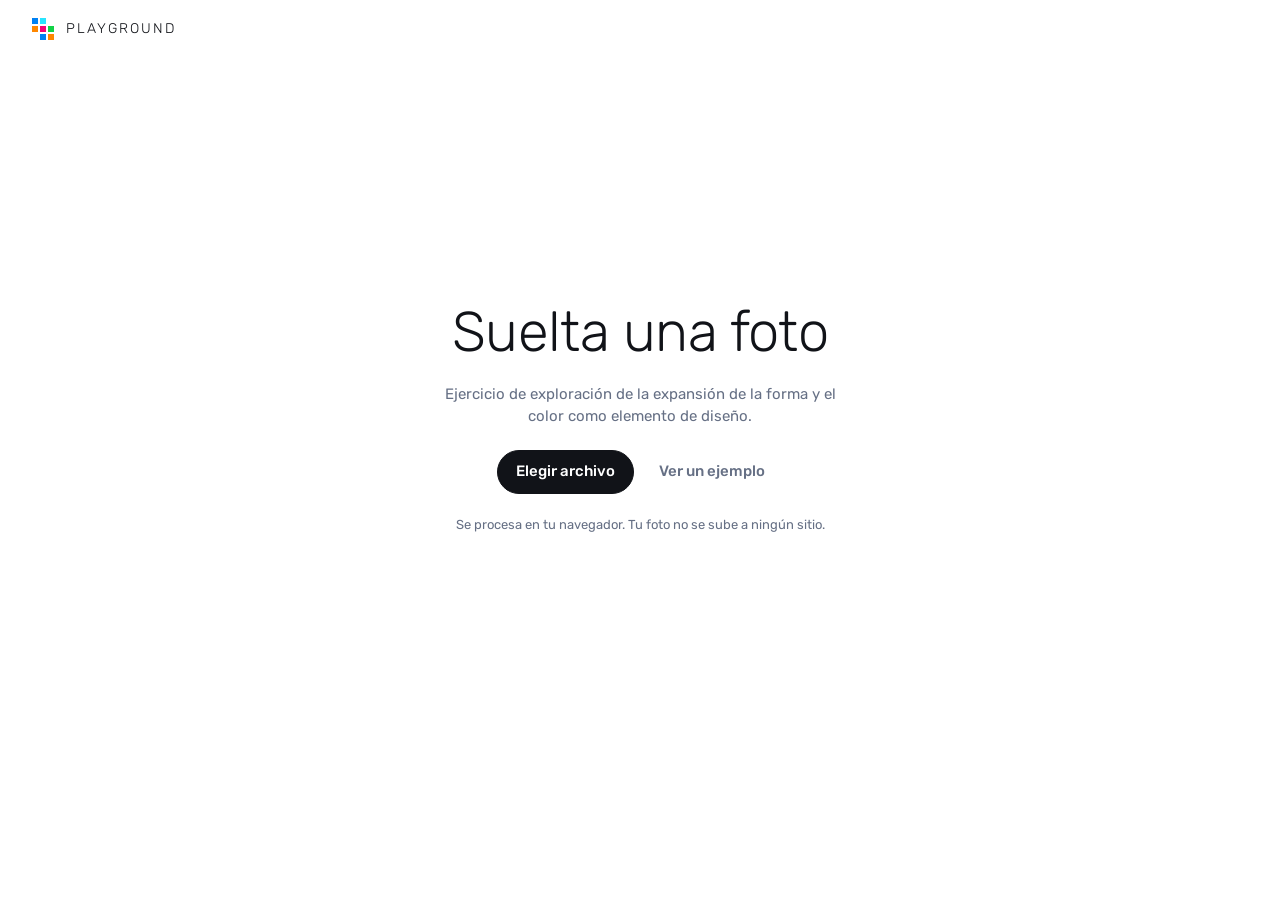
<file: landing/index.html>
<!doctype html>
<html lang="es">
<head>
<meta charset="utf-8">
<meta name="viewport" content="width=device-width, initial-scale=1, viewport-fit=cover">
<title>Playground · forma y color en cuadros</title>
<meta name="description" content="Playground: ejercicio de exploración de la expansión de la forma y el color como elemento de diseño. Convierte una foto en cuadros, en tu navegador, y descárgala en SVG o PNG.">
<link rel="preconnect" href="https://fonts.googleapis.com"><link rel="preconnect" href="https://fonts.gstatic.com" crossorigin>
<link href="https://fonts.googleapis.com/css2?family=Rubik:wght@300;400;500&display=swap" rel="stylesheet">
<style>
  :root{
    --bg:#fff; --ink:#111318; --mute:#667085; --line:#e7e9ee; --soft:#f4f5f8;
    --azul:#0081f3; --r:14px;
    --font:Rubik,system-ui,-apple-system,"Segoe UI",Roboto,sans-serif;
  }
  *{box-sizing:border-box}
  html,body{height:100%}
  body{margin:0;background:var(--bg);color:var(--ink);font:400 15px/1.45 var(--font);-webkit-font-smoothing:antialiased;display:grid;grid-template-rows:auto 1fr;grid-template-columns:minmax(0,1fr);min-height:100dvh;overflow-x:hidden}
  button,select,input{font:inherit;color:inherit}
  [hidden]{display:none!important}

  /* barra superior */
  .top{display:flex;align-items:center;justify-content:space-between;gap:12px;padding:18px clamp(16px,3vw,32px)}
  .logo{display:flex;align-items:center;gap:12px;font-weight:300;letter-spacing:.14em;font-size:14px;text-transform:uppercase}
  .logo i{display:grid;grid-template-columns:repeat(3,6px);gap:2px}
  .logo i b{width:6px;height:6px;display:block}
  .acciones{display:flex;gap:8px;align-items:center}

  .btn{appearance:none;border:1px solid var(--line);background:#fff;border-radius:999px;padding:0 18px;min-height:44px;cursor:pointer;font-weight:500;display:inline-flex;align-items:center;gap:8px;transition:background .15s,border-color .15s}
  .btn:hover{background:var(--soft)}
  .btn.pri{background:var(--ink);color:#fff;border-color:var(--ink)}
  .btn.pri:hover{background:#2a2e38}
  .btn.txt{border-color:transparent;color:var(--mute)}
  .btn.txt:hover{color:var(--ink);background:transparent}
  :is(.btn,.seg button,.sw,.ico,select,input):focus-visible{outline:2px solid var(--azul);outline-offset:2px}

  /* escenario */
  .stage{min-width:0;position:relative;display:grid;place-items:center;padding:0 clamp(16px,4vw,48px) 120px;min-height:0;transition:background .2s}
  .stage.drag{background:var(--soft)}
  .vacio{text-align:center;max-width:520px;display:grid;gap:22px;justify-items:center}
  .vacio h1{margin:0;font-weight:300;font-size:clamp(34px,6vw,56px);line-height:1.05;letter-spacing:-.01em}
  .vacio p{margin:0;color:var(--mute);max-width:42ch}
  .vacio .fila{display:flex;gap:6px;flex-wrap:wrap;justify-content:center}
  .vacio small{color:var(--mute);font-size:13px}
  .res{width:100%;height:calc(100dvh - 230px);object-fit:contain;display:block;opacity:0;transition:opacity .25s}
  .res.ok{opacity:1}
  .stage.carga .res{opacity:.35}
  .meta{position:absolute;left:clamp(16px,3vw,32px);bottom:112px;font-size:13px;color:var(--mute);font-variant-numeric:tabular-nums}
  .aviso{position:absolute;top:0;left:50%;transform:translateX(-50%);max-width:min(92%,460px);background:var(--ink);color:#fff;border-radius:12px;padding:10px 16px;font-size:14px;text-align:center}

  /* dock de controles */
  .dock{position:fixed;left:50%;bottom:max(18px,env(safe-area-inset-bottom));transform:translateX(-50%);display:flex;align-items:center;gap:6px;background:#fff;border:1px solid var(--line);border-radius:999px;padding:6px;box-shadow:0 8px 30px rgba(17,19,24,.08);max-width:calc(100vw - 24px)}
  .sep{width:1px;height:24px;background:var(--line);margin:0 4px;flex:none}
  .seg{display:flex;background:var(--soft);border-radius:999px;padding:3px}
  .seg button{appearance:none;border:0;background:transparent;border-radius:999px;padding:0 16px;min-height:38px;cursor:pointer;color:var(--mute);font-weight:500;white-space:nowrap}
  .seg button[aria-pressed=true]{background:#fff;color:var(--ink);box-shadow:0 1px 3px rgba(17,19,24,.12)}
  .sws{display:flex;gap:4px;padding:0 2px}
  .sw{width:44px;height:44px;border-radius:50%;border:0;background:none;cursor:pointer;display:grid;place-items:center;padding:0}
  .sw span{width:24px;height:24px;border-radius:50%;display:block;transition:transform .15s,box-shadow .15s}
  .sw:hover span{transform:scale(1.1)}
  .sw[aria-pressed=true] span{box-shadow:0 0 0 2px #fff,0 0 0 4px var(--ink)}
  .ico{appearance:none;border:0;background:transparent;width:44px;height:44px;border-radius:50%;cursor:pointer;display:grid;place-items:center;color:var(--ink)}
  .ico:hover{background:var(--soft)}
  .ico[aria-expanded=true]{background:var(--soft)}
  .ico svg{width:20px;height:20px}
  .combo{border:0;background:transparent;min-height:44px;padding:0 8px;font-weight:500;max-width:220px;cursor:pointer}

  /* ajustes (divulgación progresiva) */
  .ajustes{position:fixed;left:50%;bottom:calc(max(18px,env(safe-area-inset-bottom)) + 66px);transform:translateX(-50%);width:min(340px,calc(100vw - 24px));background:#fff;border:1px solid var(--line);border-radius:var(--r);box-shadow:0 12px 40px rgba(17,19,24,.12);padding:18px;display:grid;gap:16px}
  .campo{display:grid;gap:4px}
  .campo label,.campo .l{display:flex;justify-content:space-between;font-size:13px;color:var(--mute)}
  .campo output{color:var(--ink);font-variant-numeric:tabular-nums}
  input[type=range]{width:100%;accent-color:var(--ink);height:28px;margin:0}
  .sw-line{display:flex;justify-content:space-between;align-items:center;font-size:14px}
  .sw-line input{width:20px;height:20px;accent-color:var(--ink)}

  .pie{position:fixed;right:clamp(16px,3vw,32px);top:26px;display:none}

  @media (max-width:720px){
    .top{padding:14px 16px}
    .dock{flex-wrap:wrap;justify-content:center;border-radius:22px;width:calc(100vw - 24px)}
    .sep{display:none}
    .meta{display:none}
    .btn .t{display:none}
    .btn{padding:0 14px}
    .res{height:calc(100dvh - 300px)}
    .stage{padding-bottom:170px}
    .ajustes{bottom:calc(max(18px,env(safe-area-inset-bottom)) + 130px)}
  }
  @media (prefers-reduced-motion:reduce){*{transition:none!important}}
</style>
</head>
<body>
<header class="top">
  <div class="logo" aria-label="Playground"><i id="logo" aria-hidden="true"></i>Playground</div>
  <div class="acciones" id="acciones" hidden>
    <button class="btn txt" id="nueva" type="button" aria-label="Nueva foto"><svg width="18" height="18" viewBox="0 0 24 24" fill="none" stroke="currentColor" stroke-width="1.6" stroke-linecap="round"><path d="M12 5v14M5 12h14"/></svg><span class="t">Nueva foto</span></button>
    <button class="btn" id="d-png" type="button">PNG</button>
    <button class="btn pri" id="d-svg" type="button"><span class="t">Descargar&nbsp;</span>SVG</button>
  </div>
</header>

<main class="stage" id="stage">
  <section class="vacio" id="vacio">
    <h1>Suelta una foto</h1>
    <p>Ejercicio de exploración de la expansión de la forma y el color como elemento de diseño.</p>
    <div class="fila">
      <button class="btn pri" id="subir" type="button">Elegir archivo</button>
      <button class="btn txt" id="ejemplo" type="button">Ver un ejemplo</button>
    </div>
    <small>Se procesa en tu navegador. Tu foto no se sube a ningún sitio.</small>
  </section>
  <img class="res" id="res" alt="Resultado en cuadros" hidden>
  <div class="meta" id="meta" aria-live="polite"></div>
  <div class="aviso" id="aviso" role="status" hidden></div>
  <input id="fichero" type="file" accept="image/*" hidden>
</main>

<div class="ajustes" id="ajustes" hidden role="dialog" aria-label="Ajustes">
  <div class="campo" id="c-relleno"><label for="relleno">Relleno <output id="v-relleno"></output></label><input type="range" id="relleno" min="10" max="85" value="55"></div>
  <div class="campo"><label for="celda">Tamaño del cuadro <output id="v-celda"></output></label><input type="range" id="celda" min="3" max="10" value="5"></div>
  <div class="campo"><label for="dispersion">Cuadros sueltos <output id="v-dispersion"></output></label><input type="range" id="dispersion" min="0" max="200" value="100"></div>
  <div class="campo"><label for="fondo">Detección de fondo <output id="v-fondo"></output></label><input type="range" id="fondo" min="2" max="12" value="5"></div>
  <label class="sw-line" id="c-degradado"><span>Degradado por tono</span><input type="checkbox" id="degradado" checked></label>
</div>

<nav class="dock" id="dock" aria-label="Controles" hidden>
  <div class="seg" role="group" aria-label="Estilo">
    <button type="button" id="m-nube" aria-pressed="true">Nube</button>
    <button type="button" id="m-pixel" aria-pressed="false">Píxel</button>
  </div>
  <span class="sep"></span>
  <div class="sws" id="sws" role="group" aria-label="Color"></div>
  <select class="combo" id="esquema" aria-label="Combinación de colores" hidden></select>
  <span class="sep"></span>
  <button class="ico" id="otra" type="button" aria-label="Otra variación" title="Otra variación">
    <svg viewBox="0 0 24 24" fill="none" stroke="currentColor" stroke-width="1.6" stroke-linecap="round" stroke-linejoin="round"><path d="M16 3h5v5M4 20 21 3M21 16v5h-5M15 15l6 6M4 4l5 5"/></svg>
  </button>
  <button class="ico" id="aj" type="button" aria-label="Ajustes" aria-expanded="false" aria-controls="ajustes" title="Ajustes">
    <svg viewBox="0 0 24 24" fill="none" stroke="currentColor" stroke-width="1.6" stroke-linecap="round"><path d="M4 7h10M18 7h2M4 17h2M10 17h10"/><circle cx="16" cy="7" r="2"/><circle cx="8" cy="17" r="2"/></svg>
  </button>
</nav>

<script src="generador.js"></script>
<script src="app.js"></script>
</body>
</html>
</file>
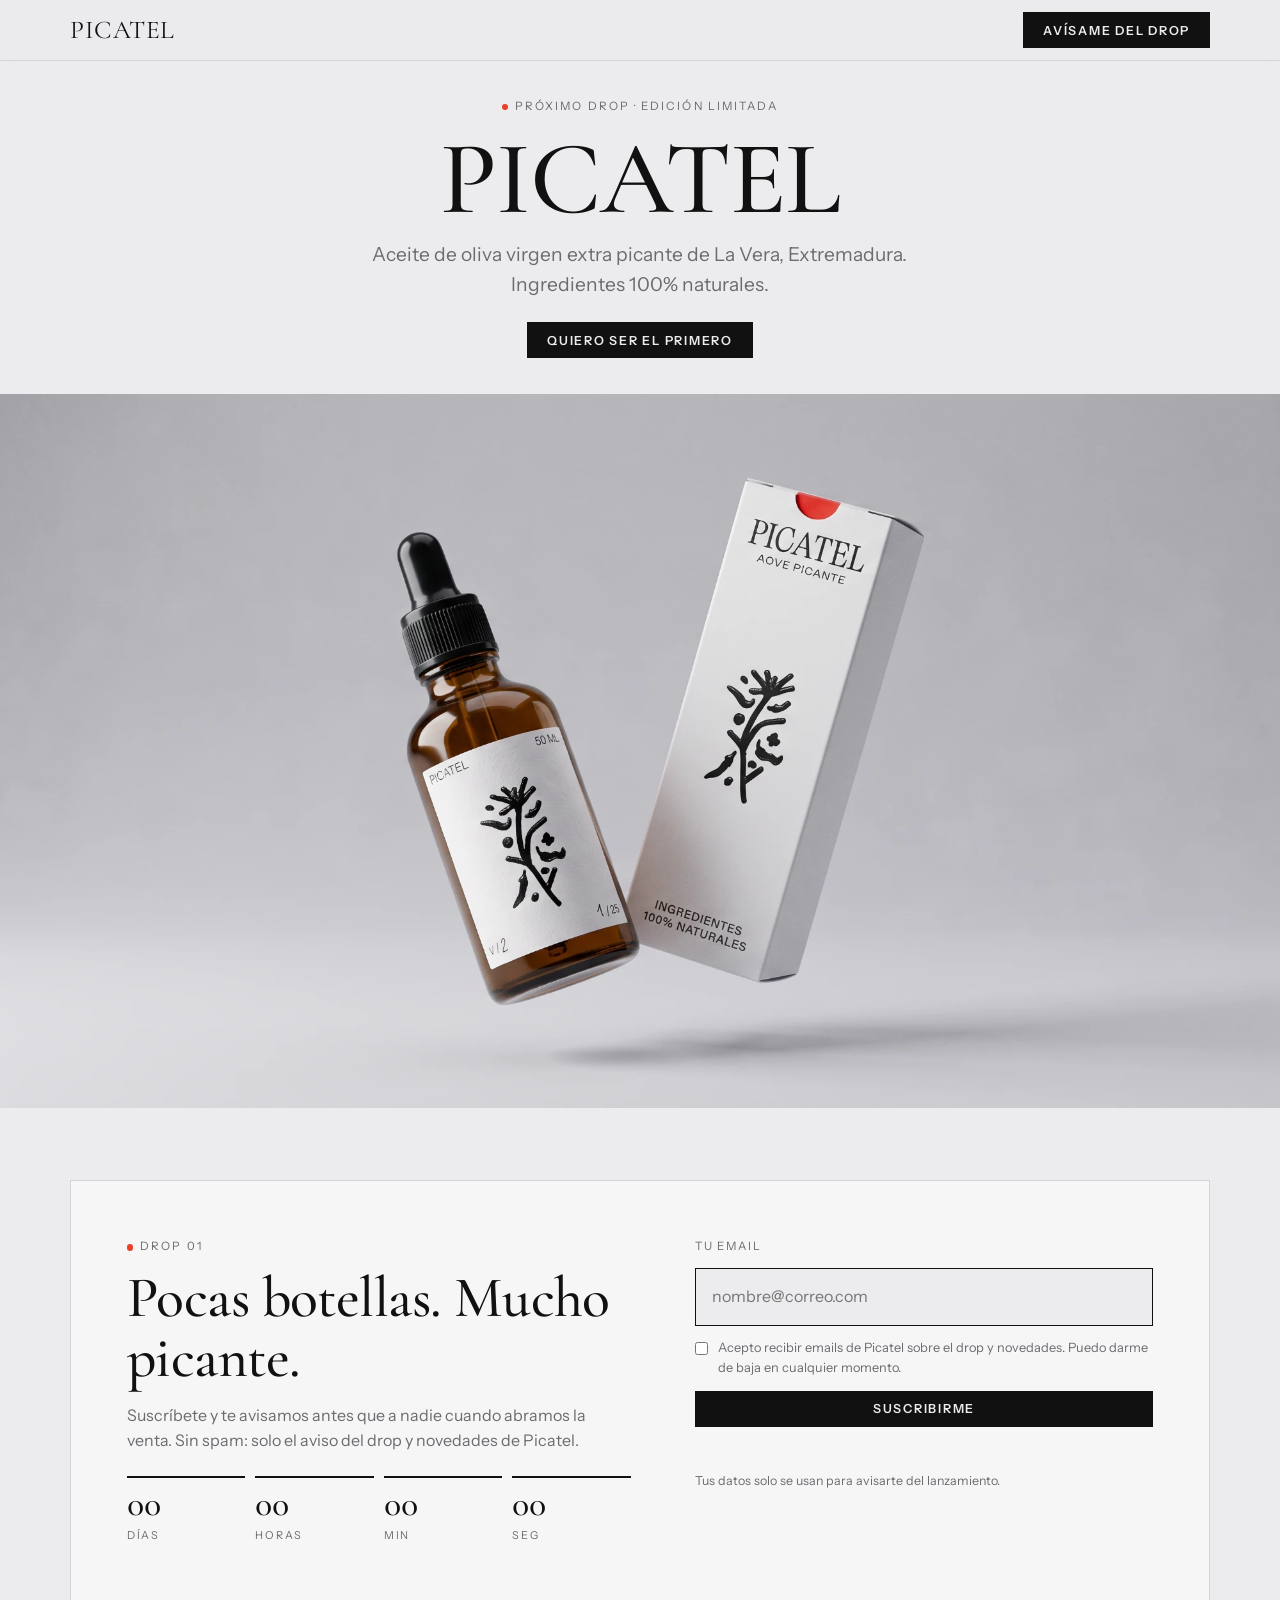
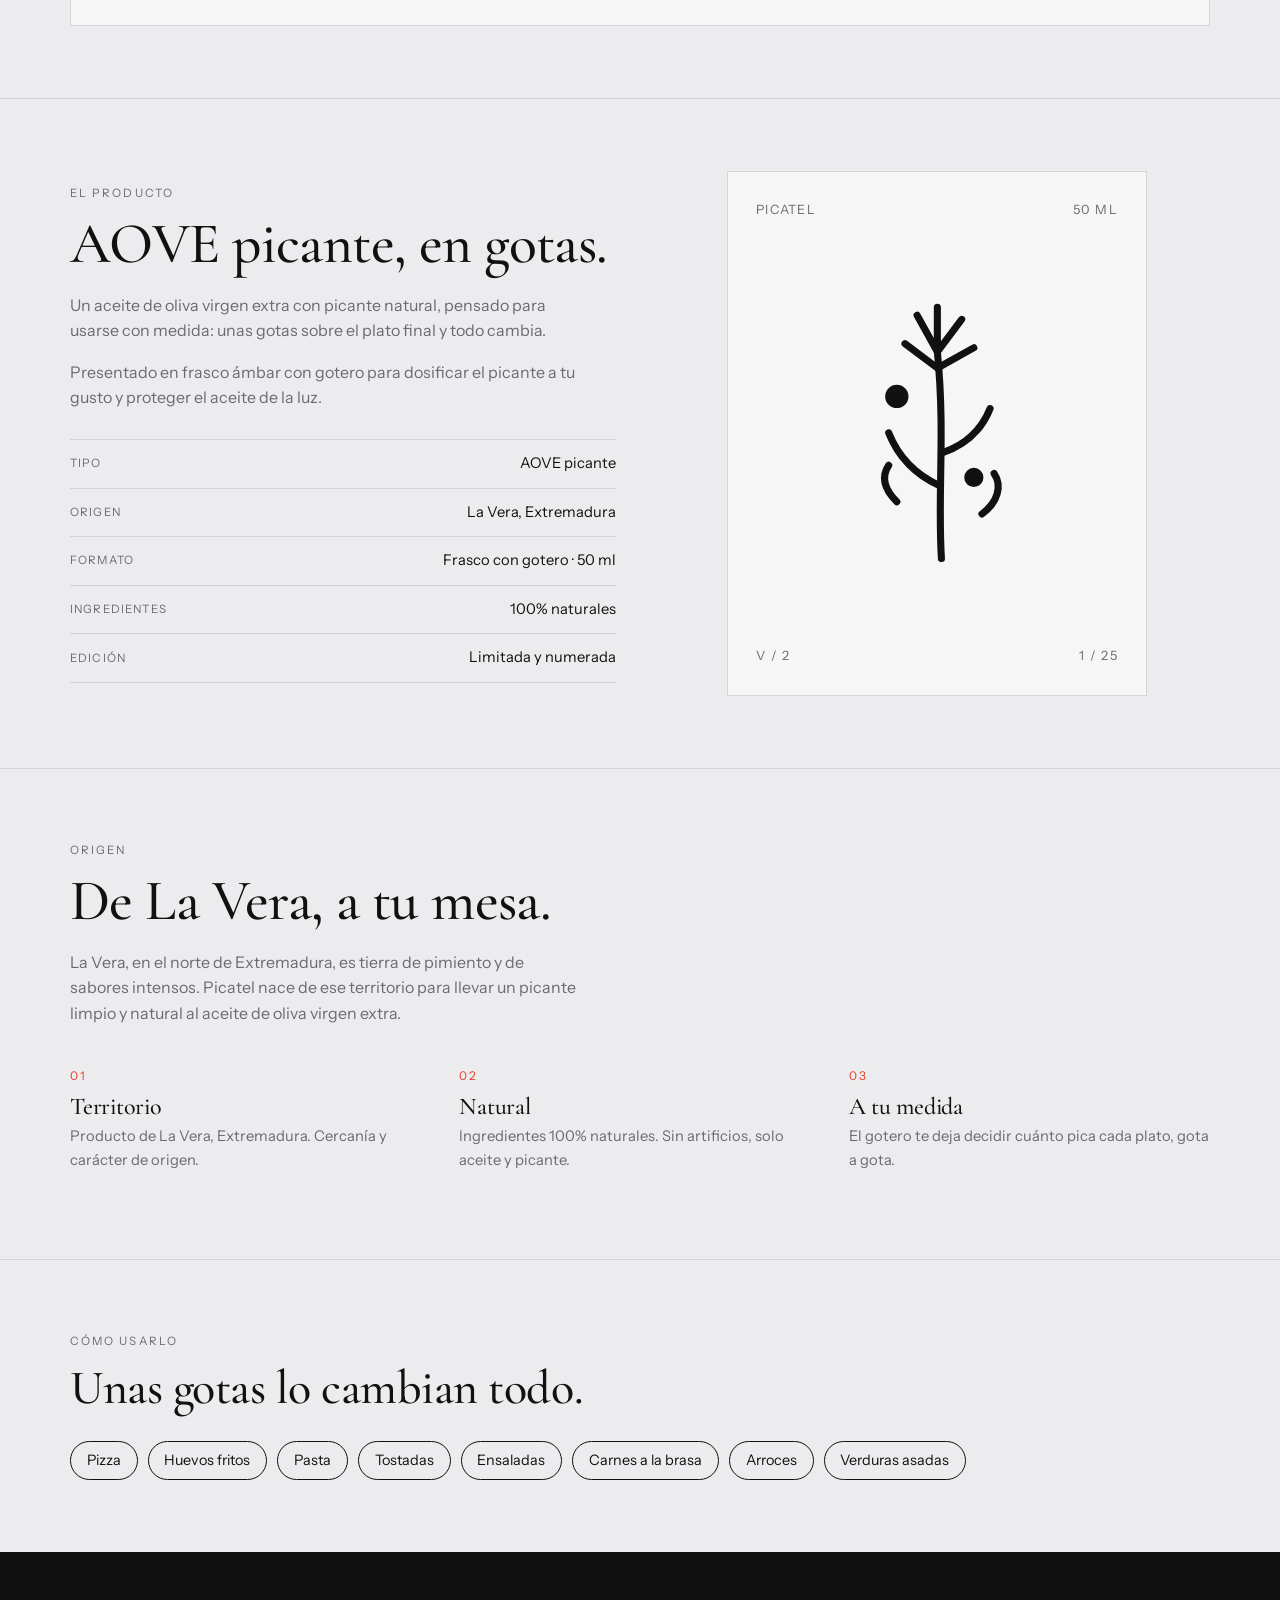
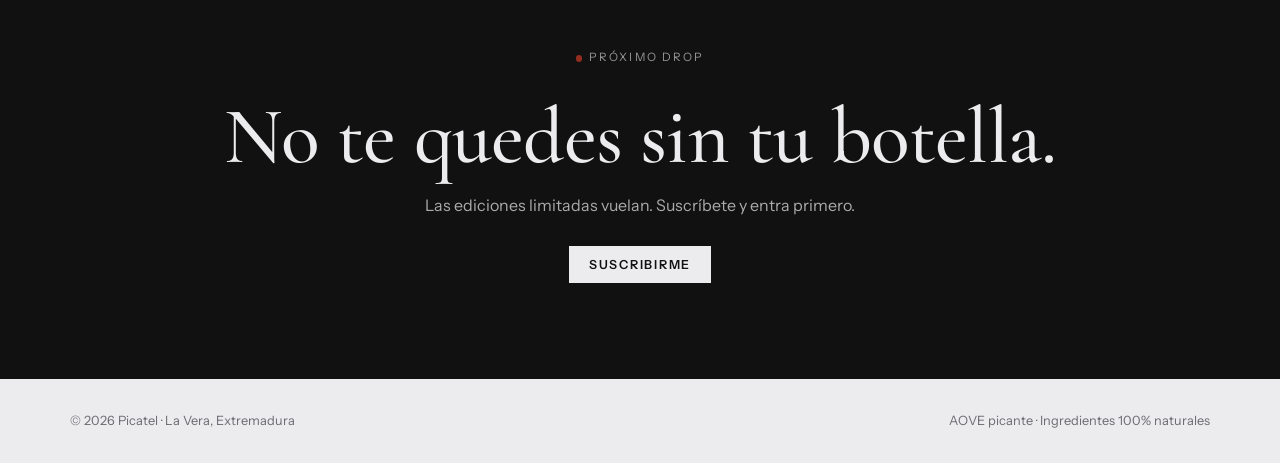
<file: picatel/index.html>
<!doctype html>
<html lang="es">
<head>
<meta charset="utf-8">
<meta name="viewport" content="width=device-width, initial-scale=1">
<title>Picatel — AOVE picante de La Vera</title>
<meta name="description" content="Picatel es un aceite de oliva virgen extra picante de La Vera, Extremadura. Ingredientes 100% naturales. Próximo drop: suscríbete para ser el primero en saberlo.">
<meta property="og:title" content="Picatel — AOVE picante de La Vera">
<meta property="og:description" content="Aceite de oliva virgen extra picante de La Vera (Extremadura). Próximo drop: suscríbete.">
<meta property="og:image" content="img/picatel-hero.webp">
<meta name="theme-color" content="#ececee">
<link rel="preconnect" href="https://fonts.googleapis.com">
<link rel="preconnect" href="https://fonts.gstatic.com" crossorigin>
<link href="https://fonts.googleapis.com/css2?family=Cormorant+Garamond:wght@400;500;600&family=Instrument+Sans:wght@400;500;600&display=swap" rel="stylesheet">
<style>
:root{
  --bg:#ececee; --bg2:#f6f6f7; --ink:#111; --mute:#6b6b70; --line:#d4d4d8;
  --red:#e8402a; --amber:#6b3a12;
  --serif:'Cormorant Garamond',Georgia,serif;
  --sans:'Instrument Sans',system-ui,sans-serif;
}
@media (prefers-color-scheme:dark){
  :root:not([data-theme="light"]){--bg:#121212;--bg2:#1a1a1b;--ink:#f1f1f1;--mute:#98989d;--line:#2e2e31}
}
*{box-sizing:border-box;margin:0;padding:0}
html{scroll-behavior:smooth}
body{background:var(--bg);color:var(--ink);font-family:var(--sans);font-size:16px;line-height:1.6;-webkit-font-smoothing:antialiased}
img{max-width:100%;display:block}
a{color:inherit}
.wrap{max-width:1180px;margin:0 auto;padding:0 20px}
.eyebrow{font-size:.72rem;letter-spacing:.18em;text-transform:uppercase;color:var(--mute)}
.dot{display:inline-block;width:.55em;height:.55em;border-radius:50%;background:var(--red);margin-right:.6em;vertical-align:middle}
h1,h2,h3{font-family:var(--serif);font-weight:500;line-height:1.05;letter-spacing:-.01em}

/* nav */
header{position:sticky;top:0;z-index:10;background:color-mix(in srgb,var(--bg) 85%,transparent);backdrop-filter:blur(10px);border-bottom:1px solid var(--line)}
header .wrap{display:flex;align-items:center;justify-content:space-between;height:60px}
.logo{font-family:var(--serif);font-size:1.6rem;letter-spacing:.02em;text-decoration:none;text-transform:uppercase}
.btn{display:inline-block;background:var(--ink);color:var(--bg);border:0;padding:.85em 1.6em;font:600 .78rem var(--sans);letter-spacing:.14em;text-transform:uppercase;text-decoration:none;cursor:pointer;transition:background .2s}
.btn:hover{background:var(--red);color:#fff}

/* hero */
.hero{padding:36px 0 0;text-align:center}
.hero h1{font-size:clamp(3rem,9vw,6.5rem);text-transform:uppercase;margin:10px 0 4px}
.hero .sub{font-size:clamp(1rem,2.2vw,1.2rem);max-width:34em;margin:0 auto 22px;color:var(--mute)}
.hero-img{margin-top:36px;width:100%;background:#b9b9bd}
.hero-img img{width:100%;height:auto;aspect-ratio:2000/1116;object-fit:cover}
@media(max-width:700px){.hero-img img{aspect-ratio:1/1;object-position:50% 55%}}

/* drop */
.drop{padding:72px 0}
.drop-box{display:grid;gap:40px;grid-template-columns:1fr;border:1px solid var(--line);background:var(--bg2);padding:36px 24px}
@media(min-width:860px){.drop-box{grid-template-columns:1.1fr 1fr;padding:56px;gap:64px}}
.drop h2{font-size:clamp(2.2rem,5vw,3.6rem);margin:12px 0 14px}
.count{display:flex;gap:10px;margin:22px 0}
.count div{flex:1;border-top:2px solid var(--ink);padding-top:8px}
.count b{display:block;font:500 2.2rem/1 var(--serif);font-variant-numeric:tabular-nums}
.count span{font-size:.68rem;letter-spacing:.16em;text-transform:uppercase;color:var(--mute)}
form{display:flex;flex-direction:column;gap:12px}
label{font-size:.72rem;letter-spacing:.16em;text-transform:uppercase;color:var(--mute)}
input[type=email]{width:100%;padding:.95em 1em;background:var(--bg);color:var(--ink);border:1px solid var(--ink);font:inherit;border-radius:0}
input[type=email]:focus{outline:2px solid var(--red);outline-offset:2px}
.check{display:flex;gap:10px;align-items:flex-start;font-size:.8rem;color:var(--mute);letter-spacing:0;text-transform:none}
.check input{margin-top:.3em;accent-color:var(--red)}
.hp{position:absolute;left:-9999px}
.msg{min-height:1.4em;font-size:.9rem}
.msg.ok{color:#2e7d32}.msg.err{color:var(--red)}
.note{font-size:.78rem;color:var(--mute)}

/* product */
.product{padding:72px 0;border-top:1px solid var(--line)}
.grid{display:grid;gap:48px;grid-template-columns:1fr}
@media(min-width:860px){.grid{grid-template-columns:1fr 1fr;align-items:center}}
.product h2,.origin h2{font-size:clamp(2.2rem,5vw,3.6rem);margin:12px 0 18px}
.product p,.origin p{color:var(--mute);max-width:32em;margin-bottom:1em}
.specs{margin-top:28px;border-top:1px solid var(--line)}
.specs div{display:flex;justify-content:space-between;gap:20px;padding:12px 0;border-bottom:1px solid var(--line);font-size:.92rem}
.specs dt{color:var(--mute);letter-spacing:.1em;text-transform:uppercase;font-size:.72rem;padding-top:.2em}
.specs dd{text-align:right}
.label-art{background:var(--bg2);border:1px solid var(--line);aspect-ratio:4/5;display:flex;flex-direction:column;justify-content:space-between;padding:28px;max-width:420px;margin:0 auto;width:100%}
.label-art .row{display:flex;justify-content:space-between;font-size:.8rem;letter-spacing:.1em;color:var(--mute)}
.label-art svg{width:56%;margin:0 auto;color:var(--ink)}

/* origin */
.origin{padding:72px 0;border-top:1px solid var(--line)}
.points{display:grid;gap:28px;grid-template-columns:1fr;margin-top:36px}
@media(min-width:760px){.points{grid-template-columns:repeat(3,1fr)}}
.points h3{font-size:1.5rem;margin:6px 0}
.points p{font-size:.92rem;color:var(--mute)}
.points .n{font:.75rem var(--sans);letter-spacing:.16em;color:var(--red)}

/* uses */
.uses{padding:72px 0;border-top:1px solid var(--line)}
.uses h2{font-size:clamp(2rem,4.5vw,3rem);margin:12px 0 28px}
.uses ul{list-style:none;display:flex;flex-wrap:wrap;gap:10px}
.uses li{border:1px solid var(--ink);padding:.5em 1.1em;font-size:.9rem;border-radius:999px}

/* final cta */
.cta{padding:96px 0;text-align:center;background:var(--ink);color:var(--bg)}
.cta h2{font-size:clamp(2.4rem,7vw,5rem);margin-bottom:14px}
.cta p{opacity:.7;margin-bottom:28px}
.cta .btn{background:var(--bg);color:var(--ink)}
.cta .btn:hover{background:var(--red);color:#fff}

footer{padding:32px 0;font-size:.8rem;color:var(--mute)}
footer .wrap{display:flex;flex-wrap:wrap;gap:12px;justify-content:space-between}
@media(prefers-reduced-motion:reduce){html{scroll-behavior:auto}}
</style>
</head>
<body>

<header>
  <div class="wrap">
    <a class="logo" href="#top">Picatel</a>
    <a class="btn" href="#suscribirse">Avísame del drop</a>
  </div>
</header>

<main id="top">
  <section class="hero">
    <div class="wrap">
      <p class="eyebrow"><span class="dot"></span>Próximo drop · Edición limitada</p>
      <h1>Picatel</h1>
      <p class="sub">Aceite de oliva virgen extra picante de La Vera, Extremadura. Ingredientes 100% naturales.</p>
      <a class="btn" href="#suscribirse">Quiero ser el primero</a>
    </div>
    <div class="hero-img">
        <img src="img/picatel-hero.webp" width="2000" height="1116" alt="Frasco ámbar con gotero y caja de Picatel AOVE picante, flotando sobre fondo gris">
      </div>
  </section>

  <section class="drop" id="suscribirse">
    <div class="wrap">
      <div class="drop-box">
        <div>
          <p class="eyebrow"><span class="dot"></span>Drop 01</p>
          <h2>Pocas botellas. Mucho picante.</h2>
          <p style="color:var(--mute)">Suscríbete y te avisamos antes que a nadie cuando abramos la venta. Sin spam: solo el aviso del drop y novedades de Picatel.</p>
          <div class="count" id="count" aria-live="off">
            <div><b id="d">--</b><span>días</span></div>
            <div><b id="h">--</b><span>horas</span></div>
            <div><b id="m">--</b><span>min</span></div>
            <div><b id="s">--</b><span>seg</span></div>
          </div>
        </div>
        <form id="form" novalidate>
          <label for="email">Tu email</label>
          <input type="email" id="email" name="email" placeholder="nombre@correo.com" autocomplete="email" required>
          <input class="hp" type="text" name="website" tabindex="-1" autocomplete="off" aria-hidden="true">
          <label class="check"><input type="checkbox" id="consent" required> Acepto recibir emails de Picatel sobre el drop y novedades. Puedo darme de baja en cualquier momento.</label>
          <button class="btn" type="submit">Suscribirme</button>
          <p class="msg" id="msg" role="status"></p>
          <p class="note">Tus datos solo se usan para avisarte del lanzamiento.</p>
        </form>
      </div>
    </div>
  </section>

  <section class="product">
    <div class="wrap grid">
      <div>
        <p class="eyebrow">El producto</p>
        <h2>AOVE picante, en gotas.</h2>
        <p>Un aceite de oliva virgen extra con picante natural, pensado para usarse con medida: unas gotas sobre el plato final y todo cambia.</p>
        <p>Presentado en frasco ámbar con gotero para dosificar el picante a tu gusto y proteger el aceite de la luz.</p>
        <dl class="specs">
          <div><dt>Tipo</dt><dd>AOVE picante</dd></div>
          <div><dt>Origen</dt><dd>La Vera, Extremadura</dd></div>
          <div><dt>Formato</dt><dd>Frasco con gotero · 50 ml</dd></div>
          <div><dt>Ingredientes</dt><dd>100% naturales</dd></div>
          <div><dt>Edición</dt><dd>Limitada y numerada</dd></div>
        </dl>
      </div>
      <div class="label-art" aria-hidden="true">
        <div class="row"><span>PICATEL</span><span>50 ML</span></div>
        <svg viewBox="0 0 100 140" fill="none" stroke="currentColor" stroke-width="3.5" stroke-linecap="round">
          <path d="M52 132 C50 100 54 70 50 30"/><path d="M50 30 L40 12 M50 30 L50 8 M50 30 L62 14 M50 38 L34 26 M50 38 L68 28"/>
          <path d="M51 96 C38 90 30 80 26 70"/><path d="M52 80 C64 76 72 68 76 58"/>
          <circle cx="30" cy="52" r="4" fill="currentColor"/><circle cx="68" cy="92" r="3" fill="currentColor"/>
          <path d="M72 110 C80 104 82 96 78 90" /><path d="M30 104 C24 98 22 92 26 86"/>
        </svg>
        <div class="row"><span>V / 2</span><span>1 / 25</span></div>
      </div>
    </div>
  </section>

  <section class="origin">
    <div class="wrap">
      <p class="eyebrow">Origen</p>
      <h2>De La Vera, a tu mesa.</h2>
      <p>La Vera, en el norte de Extremadura, es tierra de pimiento y de sabores intensos. Picatel nace de ese territorio para llevar un picante limpio y natural al aceite de oliva virgen extra.</p>
      <div class="points">
        <div><span class="n">01</span><h3>Territorio</h3><p>Producto de La Vera, Extremadura. Cercanía y carácter de origen.</p></div>
        <div><span class="n">02</span><h3>Natural</h3><p>Ingredientes 100% naturales. Sin artificios, solo aceite y picante.</p></div>
        <div><span class="n">03</span><h3>A tu medida</h3><p>El gotero te deja decidir cuánto pica cada plato, gota a gota.</p></div>
      </div>
    </div>
  </section>

  <section class="uses">
    <div class="wrap">
      <p class="eyebrow">Cómo usarlo</p>
      <h2>Unas gotas lo cambian todo.</h2>
      <ul>
        <li>Pizza</li><li>Huevos fritos</li><li>Pasta</li><li>Tostadas</li><li>Ensaladas</li><li>Carnes a la brasa</li><li>Arroces</li><li>Verduras asadas</li>
      </ul>
    </div>
  </section>

  <section class="cta">
    <div class="wrap">
      <p class="eyebrow" style="color:inherit;opacity:.6"><span class="dot"></span>Próximo drop</p>
      <h2>No te quedes sin tu botella.</h2>
      <p>Las ediciones limitadas vuelan. Suscríbete y entra primero.</p>
      <a class="btn" href="#suscribirse">Suscribirme</a>
    </div>
  </section>
</main>

<footer>
  <div class="wrap">
    <span>© <span id="yr"></span> Picatel · La Vera, Extremadura</span>
    <span>AOVE picante · Ingredientes 100% naturales</span>
  </div>
</footer>

<script>
/* ===== CONFIGURACIÓN ===== */
// Fecha del próximo drop (hora de España). Cámbiala por la real. Déjala vacía ("") para ocultar la cuenta atrás.
const DROP_DATE = "2026-11-15T19:00:00+01:00";
// URL donde enviar las altas (Mailchimp, Formspree, Brevo, Make, tu API...). Recibe POST JSON {email}.
// Mientras esté vacía, el email solo se guarda en este navegador (modo prueba).
const SUBSCRIBE_ENDPOINT = "";

document.getElementById('yr').textContent = new Date().getFullYear();

/* Cuenta atrás */
(function(){
  const box = document.getElementById('count');
  if(!DROP_DATE){ box.style.display='none'; return; }
  const t = new Date(DROP_DATE).getTime();
  const el = id => document.getElementById(id);
  const pad = n => String(n).padStart(2,'0');
  function tick(){
    let diff = Math.max(0, t - Date.now());
    const d = Math.floor(diff/864e5); diff%=864e5;
    const h = Math.floor(diff/36e5); diff%=36e5;
    const m = Math.floor(diff/6e4); const s = Math.floor(diff%6e4/1e3);
    el('d').textContent=pad(d); el('h').textContent=pad(h); el('m').textContent=pad(m); el('s').textContent=pad(s);
  }
  tick(); setInterval(tick,1000);
})();

/* Suscripción */
(function(){
  const form = document.getElementById('form'), msg = document.getElementById('msg');
  const say = (t,c)=>{msg.textContent=t;msg.className='msg '+c};
  form.addEventListener('submit', async e=>{
    e.preventDefault();
    const email = form.email.value.trim();
    if(form.website.value) return; // honeypot
    if(!/^[^\s@]+@[^\s@]+\.[^\s@]{2,}$/.test(email)) return say('Introduce un email válido.','err');
    if(!form.consent.checked) return say('Necesitamos tu consentimiento para avisarte.','err');
    const btn = form.querySelector('button'); btn.disabled = true;
    try{
      if(SUBSCRIBE_ENDPOINT){
        const r = await fetch(SUBSCRIBE_ENDPOINT,{method:'POST',headers:{'Content-Type':'application/json'},body:JSON.stringify({email,source:'picatel-landing'})});
        if(!r.ok) throw new Error(r.status);
      }else{
        try{const l=JSON.parse(localStorage.getItem('picatel_subs')||'[]');l.push(email);localStorage.setItem('picatel_subs',JSON.stringify(l));}catch(_){}
      }
      form.reset(); say('¡Listo! Te avisaremos antes que a nadie del drop.','ok');
    }catch(_){ say('No hemos podido registrarte. Inténtalo de nuevo.','err'); }
    btn.disabled = false;
  });
})();
</script>
</body>
</html>
</file>
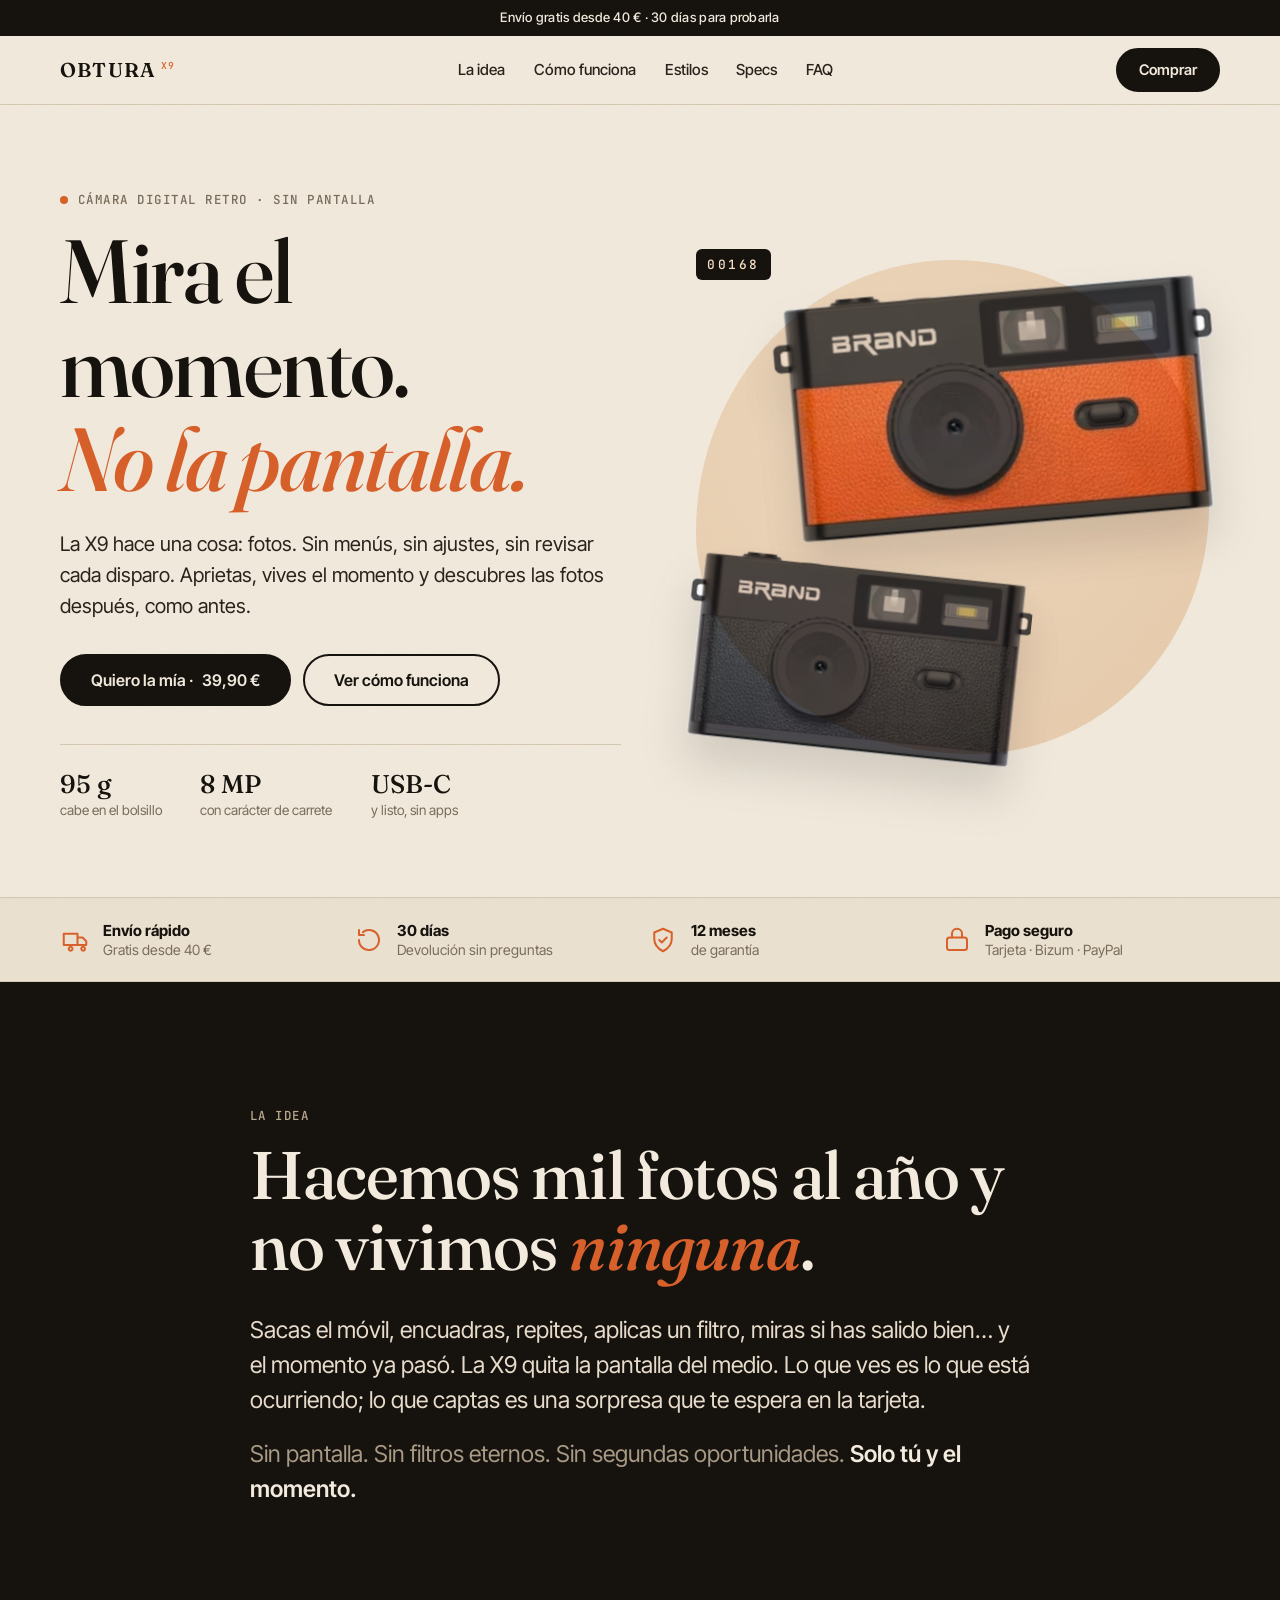
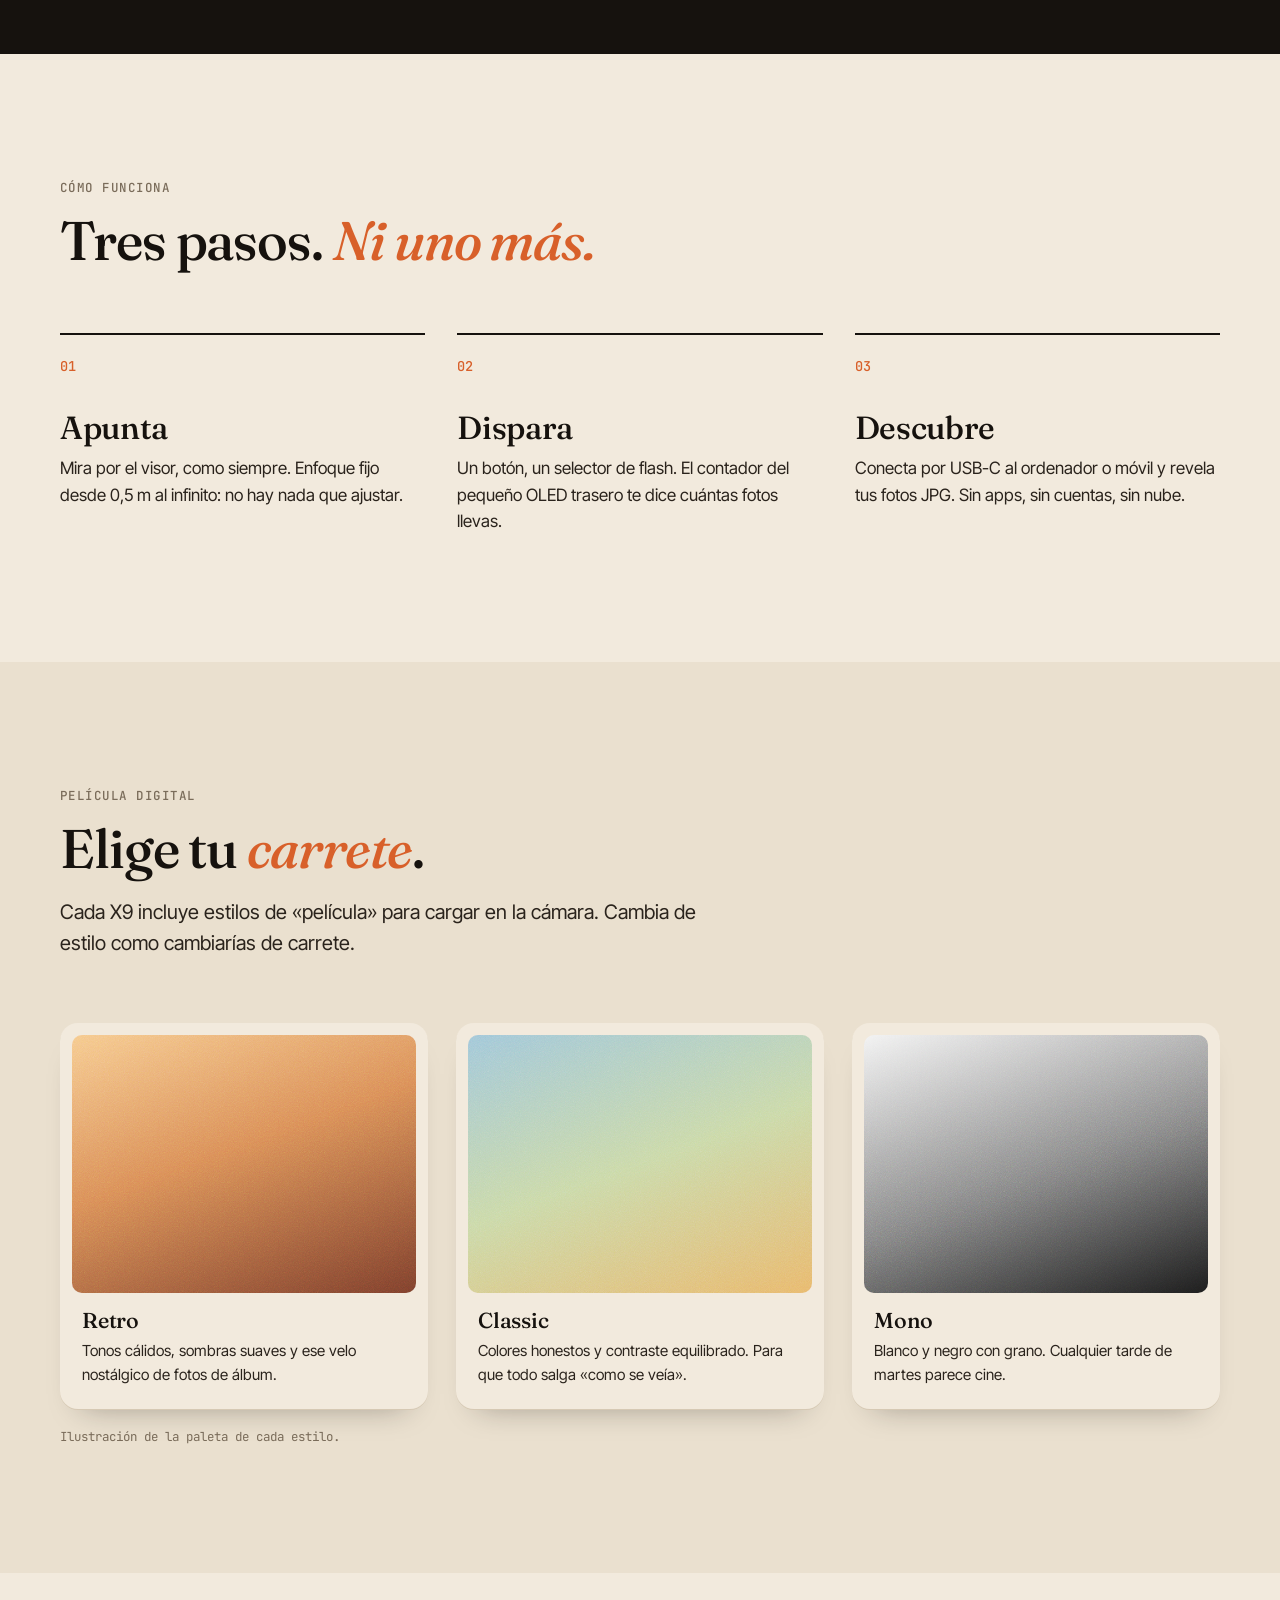
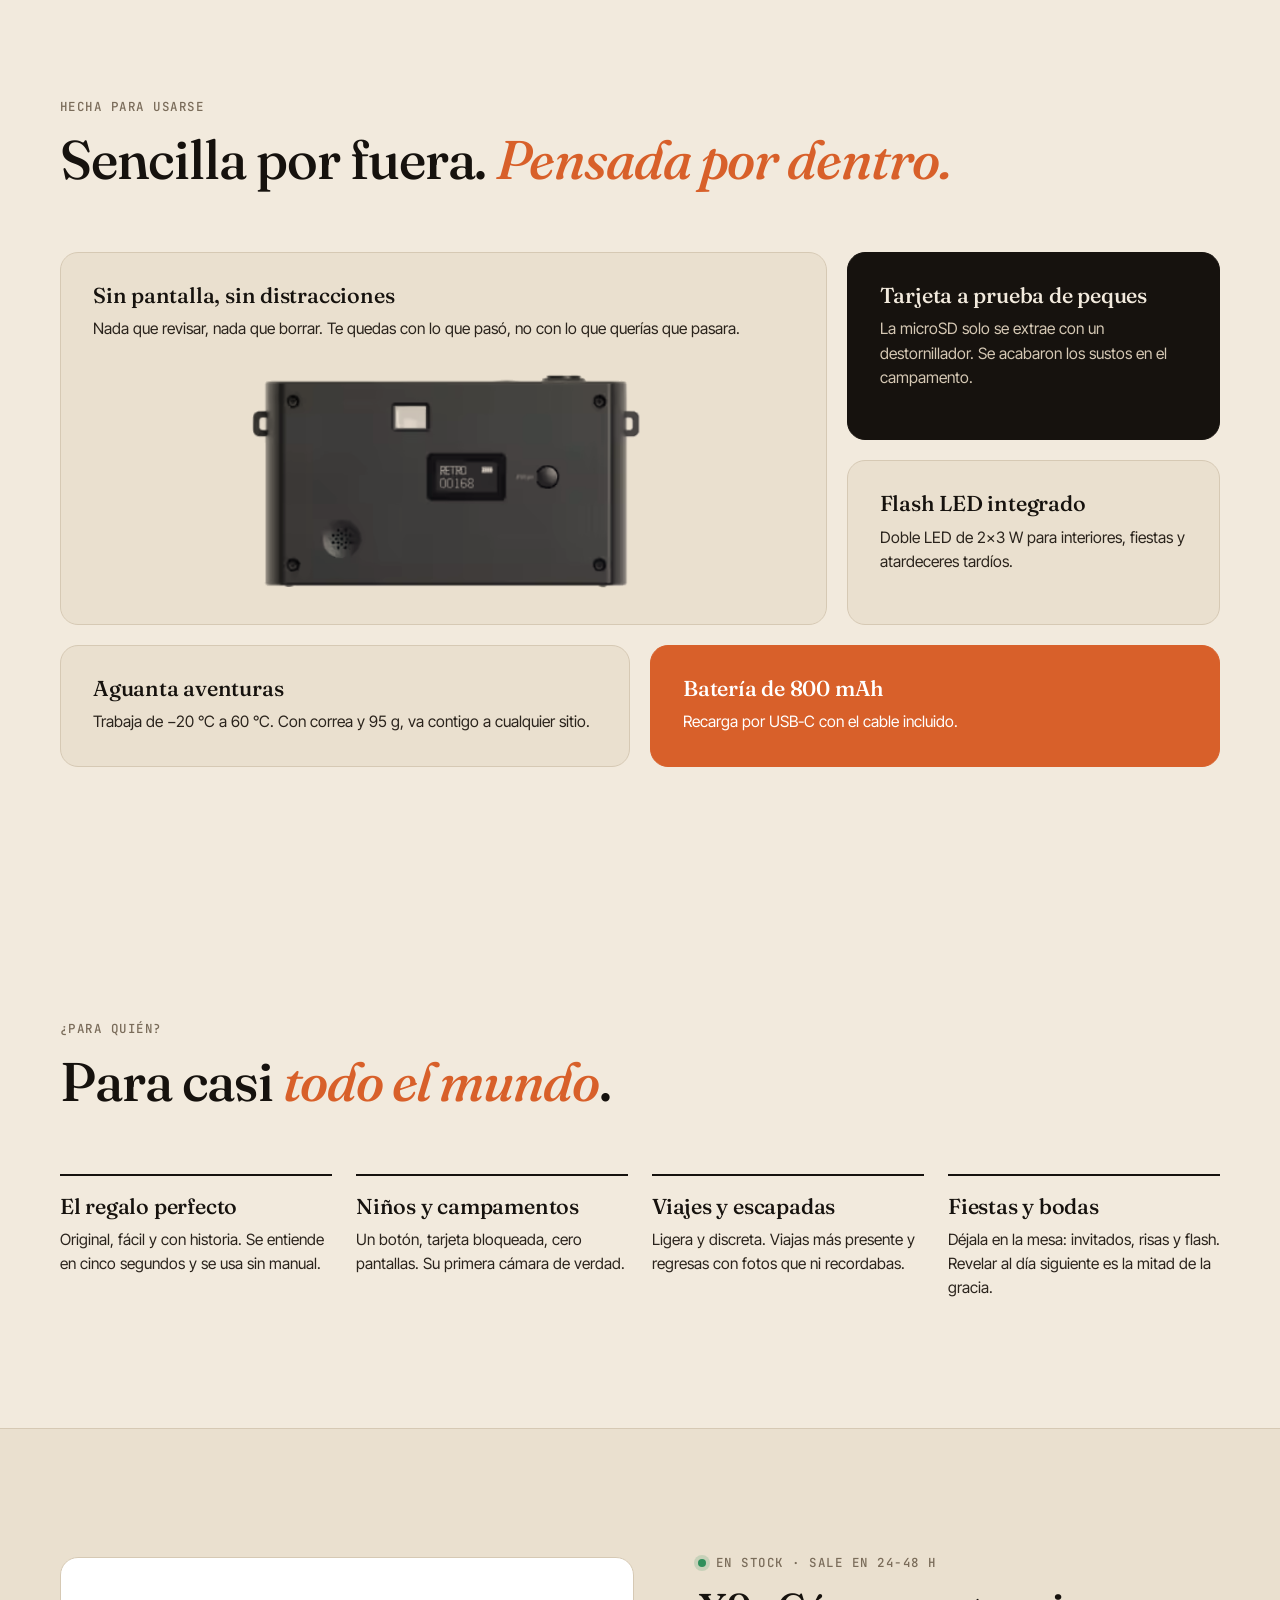
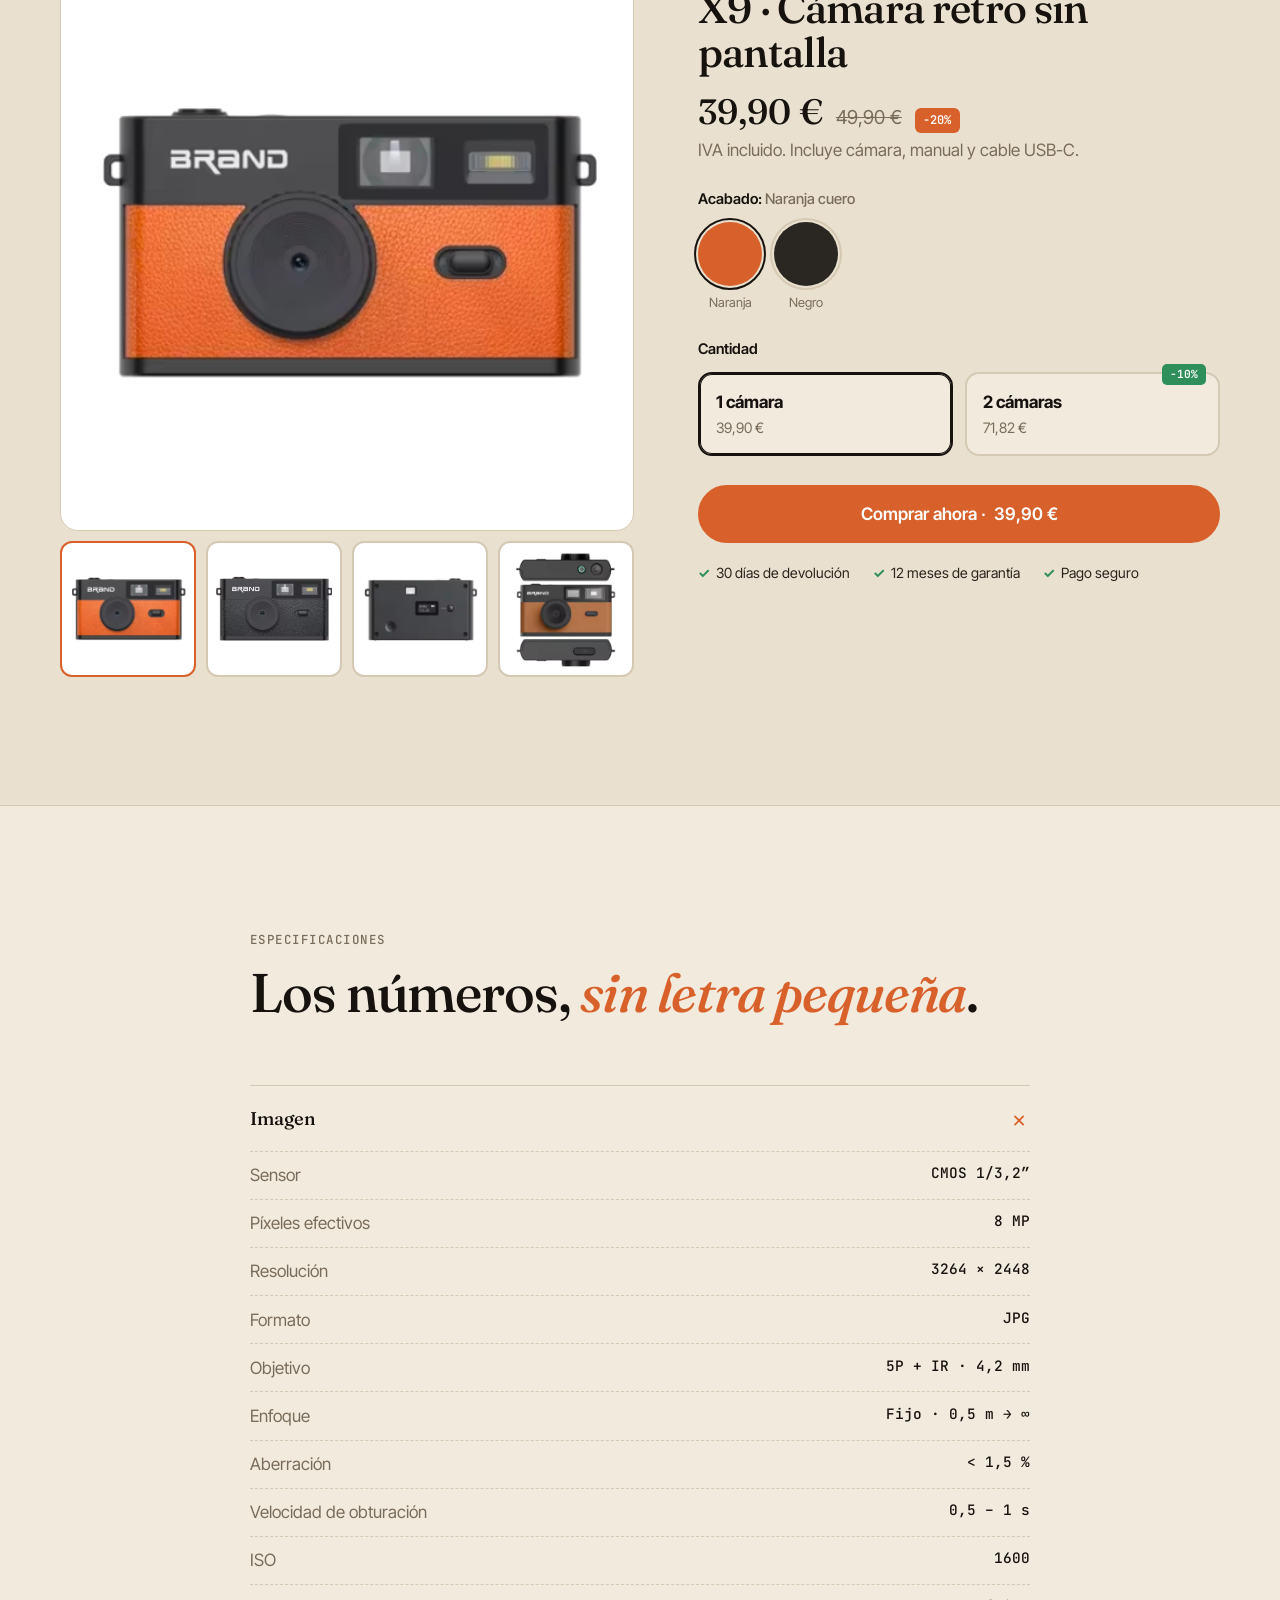
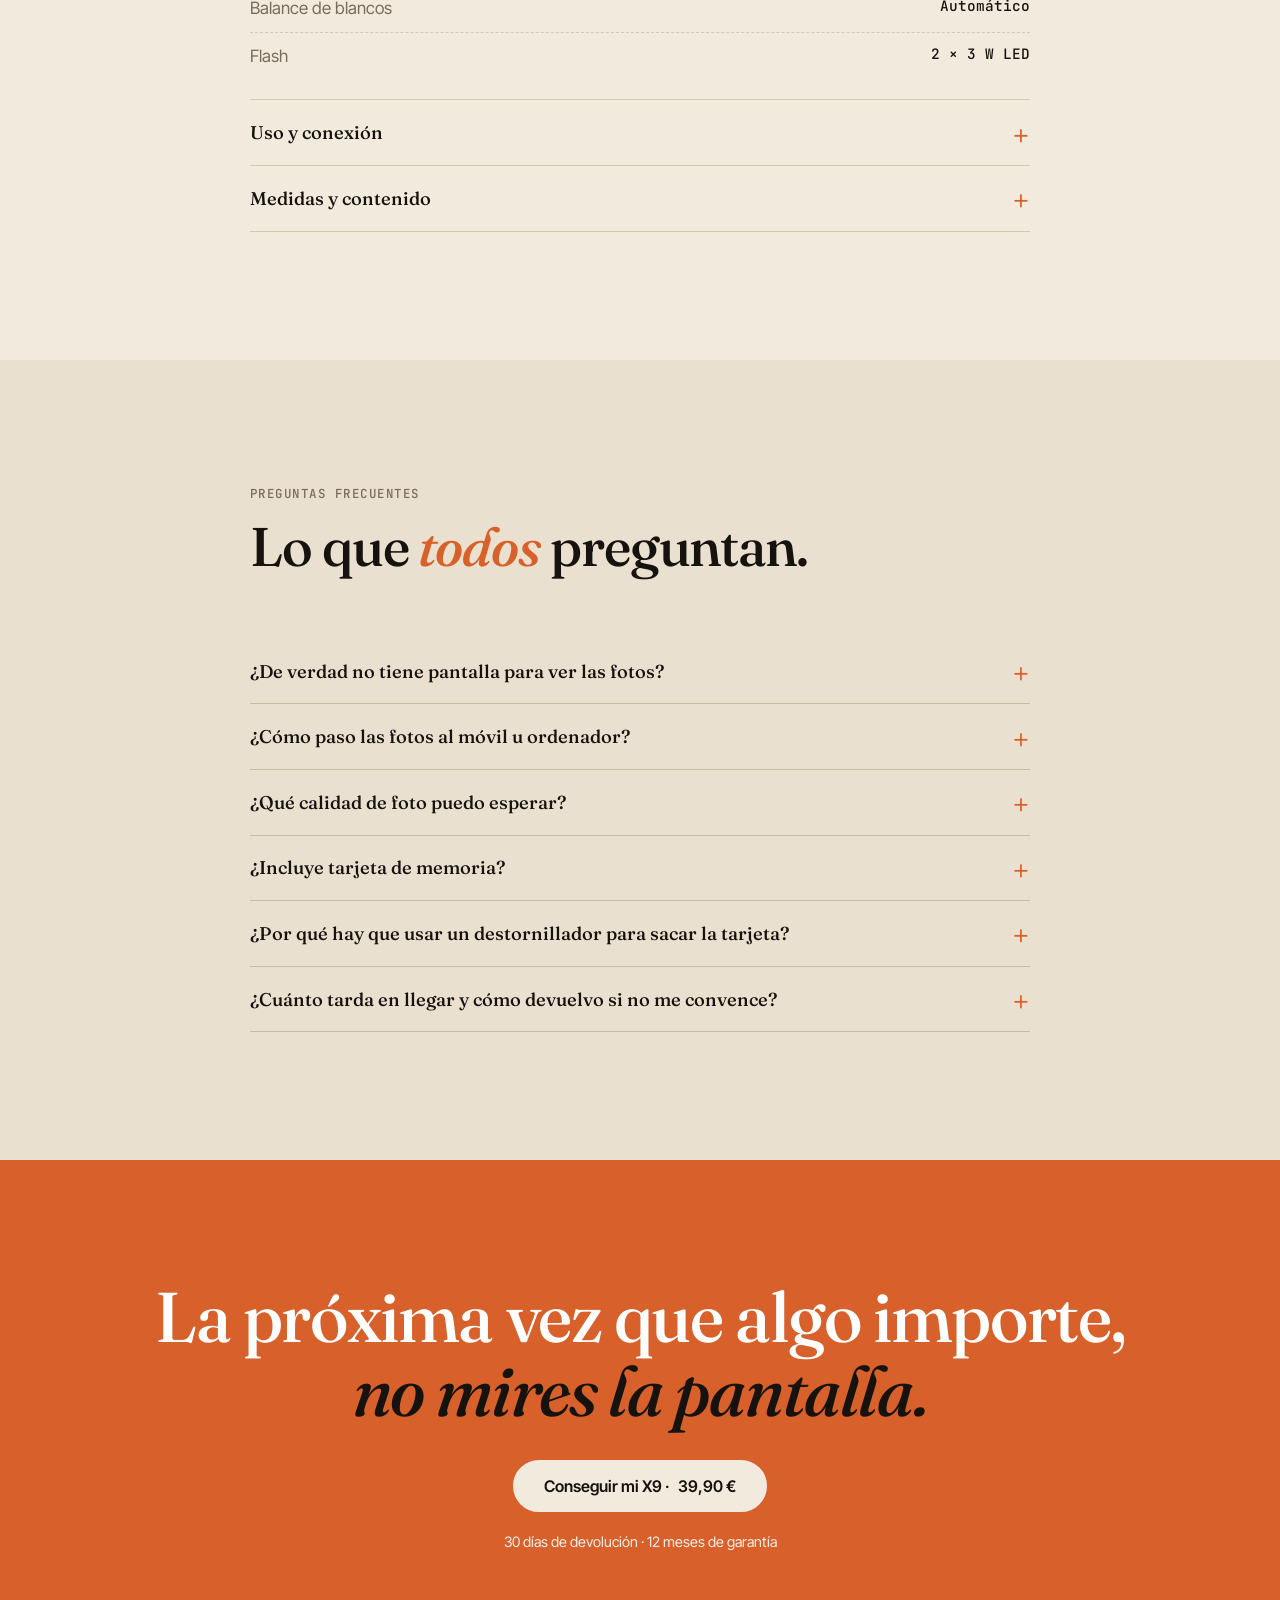
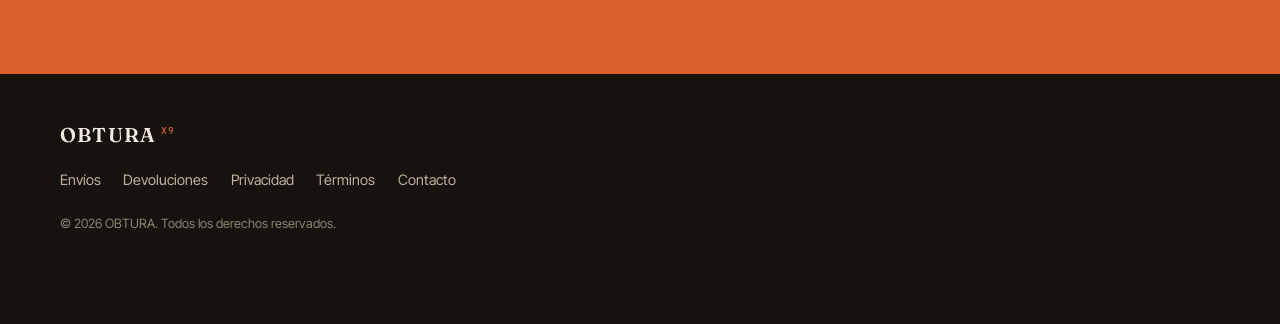
<file: web-x9/index.html>
<!doctype html>
<html lang="es">
<head>
<meta charset="utf-8">
<meta name="viewport" content="width=device-width, initial-scale=1">
<title>X9 · La cámara sin pantalla</title>
<meta name="description" content="X9: cámara digital retro sin pantalla. Apunta, dispara y descubre tus fotos después. 8 MP, flash LED, USB-C, 95 g.">
<meta property="og:title" content="X9 · Mira el momento. No la pantalla.">
<meta property="og:description" content="La cámara digital retro sin pantalla. Sencilla, resistente y con alma de carrete.">
<meta property="og:image" content="img/x9-naranja.png">
<meta name="theme-color" content="#F2EADD">
<link rel="preconnect" href="https://fonts.googleapis.com">
<link rel="preconnect" href="https://fonts.gstatic.com" crossorigin>
<link href="https://fonts.googleapis.com/css2?family=Fraunces:ital,opsz,wght@0,9..144,400;0,9..144,600;1,9..144,400;1,9..144,500&family=Inter+Tight:wght@400;500;600;700&family=JetBrains+Mono:wght@400;500&display=swap" rel="stylesheet">
<link rel="stylesheet" href="styles.css">
</head>
<body>

<div class="announce" role="note">
  <span data-cfg="announce">Envío gratis desde 40 € · 30 días para probarla</span>
</div>

<header class="nav" id="top">
  <div class="wrap nav__in">
    <a class="logo" href="#top" aria-label="Inicio"><span data-cfg="brand">OBTURA</span><sup>X9</sup></a>
    <nav class="nav__links" aria-label="Principal">
      <a href="#idea">La idea</a>
      <a href="#como">Cómo funciona</a>
      <a href="#estilos">Estilos</a>
      <a href="#specs">Specs</a>
      <a href="#faq">FAQ</a>
    </nav>
    <a class="btn btn--sm" href="#comprar">Comprar</a>
  </div>
</header>

<main>

<!-- HERO -->
<section class="hero">
  <div class="wrap hero__grid">
    <div class="hero__copy reveal">
      <p class="eyebrow"><span class="dot"></span> Cámara digital retro · sin pantalla</p>
      <h1>Mira el momento.<br><em>No la pantalla.</em></h1>
      <p class="lead">La X9 hace una cosa: fotos. Sin menús, sin ajustes, sin revisar cada disparo. Aprietas, vives el momento y descubres las fotos después, como antes.</p>
      <div class="hero__cta">
        <a class="btn" href="#comprar">Quiero la mía · <span data-price>39,90 €</span></a>
        <a class="btn btn--ghost" href="#como">Ver cómo funciona</a>
      </div>
      <ul class="hero__proof">
        <li><b>95 g</b><span>cabe en el bolsillo</span></li>
        <li><b>8 MP</b><span>con carácter de carrete</span></li>
        <li><b>USB-C</b><span>y listo, sin apps</span></li>
      </ul>
    </div>
    <div class="hero__visual reveal">
      <div class="hero__counter" aria-hidden="true">00168</div>
      <img class="hero__img" src="img/x9-naranja.png" width="468" height="258" alt="Cámara X9 en acabado naranja cuero, vista frontal">
      <img class="hero__img hero__img--b" src="img/x9-negro.png" width="454" height="258" alt="Cámara X9 en acabado negro, vista frontal" loading="lazy">
    </div>
  </div>
</section>

<!-- TRUST -->
<section class="trust" aria-label="Garantías">
  <div class="wrap trust__grid">
    <div><svg viewBox="0 0 24 24" aria-hidden="true"><path d="M3 7h11v9H3zM14 10h4l3 3v3h-7M7 19a1.5 1.5 0 1 0 0-.01M17 19a1.5 1.5 0 1 0 0-.01"/></svg><p><b>Envío rápido</b>Gratis desde 40 €</p></div>
    <div><svg viewBox="0 0 24 24" aria-hidden="true"><path d="M4 12a8 8 0 1 0 3-6.2M4 4v4h4"/></svg><p><b>30 días</b>Devolución sin preguntas</p></div>
    <div><svg viewBox="0 0 24 24" aria-hidden="true"><path d="M12 3l7 3v5c0 5-3 8-7 10-4-2-7-5-7-10V6z"/><path d="M9 12l2 2 4-4"/></svg><p><b>12 meses</b>de garantía</p></div>
    <div><svg viewBox="0 0 24 24" aria-hidden="true"><rect x="4" y="10" width="16" height="10" rx="2"/><path d="M8 10V7a4 4 0 0 1 8 0v3"/></svg><p><b>Pago seguro</b>Tarjeta · Bizum · PayPal</p></div>
  </div>
</section>

<!-- IDEA -->
<section class="section manifesto" id="idea">
  <div class="wrap narrow reveal">
    <p class="eyebrow">La idea</p>
    <h2>Hacemos mil fotos al año y no vivimos <em>ninguna</em>.</h2>
    <p class="big">Sacas el móvil, encuadras, repites, aplicas un filtro, miras si has salido bien… y el momento ya pasó. La X9 quita la pantalla del medio. Lo que ves es lo que está ocurriendo; lo que captas es una sorpresa que te espera en la tarjeta.</p>
    <p class="big muted">Sin pantalla. Sin filtros eternos. Sin segundas oportunidades. <strong>Solo tú y el momento.</strong></p>
  </div>
</section>

<!-- COMO -->
<section class="section how" id="como">
  <div class="wrap">
    <div class="section__head reveal">
      <p class="eyebrow">Cómo funciona</p>
      <h2>Tres pasos. <em>Ni uno más.</em></h2>
    </div>
    <ol class="steps">
      <li class="reveal"><span class="steps__n">01</span><h3>Apunta</h3><p>Mira por el visor, como siempre. Enfoque fijo desde 0,5 m al infinito: no hay nada que ajustar.</p></li>
      <li class="reveal"><span class="steps__n">02</span><h3>Dispara</h3><p>Un botón, un selector de flash. El contador del pequeño OLED trasero te dice cuántas fotos llevas.</p></li>
      <li class="reveal"><span class="steps__n">03</span><h3>Descubre</h3><p>Conecta por USB-C al ordenador o móvil y revela tus fotos JPG. Sin apps, sin cuentas, sin nube.</p></li>
    </ol>
  </div>
</section>

<!-- ESTILOS -->
<section class="section styles" id="estilos">
  <div class="wrap">
    <div class="section__head reveal">
      <p class="eyebrow">Película digital</p>
      <h2>Elige tu <em>carrete</em>.</h2>
      <p class="lead">Cada X9 incluye estilos de «película» para cargar en la cámara. Cambia de estilo como cambiarías de carrete.</p>
    </div>
    <div class="film">
      <article class="film__card film__card--retro reveal"><div class="film__swatch"></div><h3>Retro</h3><p>Tonos cálidos, sombras suaves y ese velo nostálgico de fotos de álbum.</p></article>
      <article class="film__card film__card--classic reveal"><div class="film__swatch"></div><h3>Classic</h3><p>Colores honestos y contraste equilibrado. Para que todo salga «como se veía».</p></article>
      <article class="film__card film__card--mono reveal"><div class="film__swatch"></div><h3>Mono</h3><p>Blanco y negro con grano. Cualquier tarde de martes parece cine.</p></article>
    </div>
    <p class="note">Ilustración de la paleta de cada estilo.</p>
  </div>
</section>

<!-- BENTO -->
<section class="section" id="detalles">
  <div class="wrap">
    <div class="section__head reveal">
      <p class="eyebrow">Hecha para usarse</p>
      <h2>Sencilla por fuera. <em>Pensada por dentro.</em></h2>
    </div>
    <div class="bento">
      <article class="bento__a reveal">
        <h3>Sin pantalla, sin distracciones</h3>
        <p>Nada que revisar, nada que borrar. Te quedas con lo que pasó, no con lo que querías que pasara.</p>
        <img src="img/x9-trasera.png" width="400" height="225" alt="Parte trasera de la X9 con el mini OLED mostrando el estilo y el contador de fotos" loading="lazy">
      </article>
      <article class="bento__b reveal">
        <h3>Tarjeta a prueba de peques</h3>
        <p>La microSD solo se extrae con un destornillador. Se acabaron los sustos en el campamento.</p>
      </article>
      <article class="bento__c reveal">
        <h3>Flash LED integrado</h3>
        <p>Doble LED de 2×3 W para interiores, fiestas y atardeceres tardíos.</p>
      </article>
      <article class="bento__d reveal">
        <h3>Aguanta aventuras</h3>
        <p>Trabaja de −20 °C a 60 °C. Con correa y 95 g, va contigo a cualquier sitio.</p>
      </article>
      <article class="bento__e reveal">
        <h3>Batería de 800 mAh</h3>
        <p>Recarga por USB-C con el cable incluido.</p>
      </article>
    </div>
  </div>
</section>

<!-- PARA QUIEN -->
<section class="section who">
  <div class="wrap">
    <div class="section__head reveal">
      <p class="eyebrow">¿Para quién?</p>
      <h2>Para casi <em>todo el mundo</em>.</h2>
    </div>
    <div class="who__grid">
      <article class="reveal"><h3>El regalo perfecto</h3><p>Original, fácil y con historia. Se entiende en cinco segundos y se usa sin manual.</p></article>
      <article class="reveal"><h3>Niños y campamentos</h3><p>Un botón, tarjeta bloqueada, cero pantallas. Su primera cámara de verdad.</p></article>
      <article class="reveal"><h3>Viajes y escapadas</h3><p>Ligera y discreta. Viajas más presente y regresas con fotos que ni recordabas.</p></article>
      <article class="reveal"><h3>Fiestas y bodas</h3><p>Déjala en la mesa: invitados, risas y flash. Revelar al día siguiente es la mitad de la gracia.</p></article>
    </div>
  </div>
</section>

<!-- COMPRAR -->
<section class="section buy" id="comprar">
  <div class="wrap buy__grid">
    <div class="gallery reveal">
      <div class="gallery__main"><img id="mainImg" src="img/x9-naranja.png" width="468" height="258" alt="X9 acabado naranja"></div>
      <div class="gallery__thumbs" role="tablist" aria-label="Vistas del producto">
        <button class="is-on" data-img="img/x9-naranja.png" data-alt="X9 acabado naranja" aria-label="Naranja"><img src="img/x9-naranja.png" alt=""></button>
        <button data-img="img/x9-negro.png" data-alt="X9 acabado negro" aria-label="Negro"><img src="img/x9-negro.png" alt=""></button>
        <button data-img="img/x9-trasera.png" data-alt="X9 vista trasera con mini OLED" aria-label="Trasera"><img src="img/x9-trasera.png" alt=""></button>
        <button data-img="img/x9-lados.png" data-alt="X9 vistas superior, frontal e inferior" aria-label="Vistas"><img src="img/x9-lados.png" alt=""></button>
      </div>
    </div>

    <div class="panel reveal">
      <p class="eyebrow"><span class="dot dot--ok"></span> En stock · sale en 24-48 h</p>
      <h2>X9 · Cámara retro sin pantalla</h2>
      <p class="price"><span data-price>39,90 €</span> <s data-oldprice>49,90 €</s> <span class="tag" data-tag>-20%</span></p>
      <p class="muted">IVA incluido. Incluye cámara, manual y cable USB-C.</p>

      <fieldset class="opt">
        <legend>Acabado: <b id="colorName">Naranja cuero</b></legend>
        <div class="swatches">
          <label><input type="radio" name="color" value="Naranja cuero" data-img="img/x9-naranja.png" checked><span class="sw sw--o"></span><i>Naranja</i></label>
          <label><input type="radio" name="color" value="Negro textura" data-img="img/x9-negro.png"><span class="sw sw--k"></span><i>Negro</i></label>
        </div>
      </fieldset>

      <fieldset class="opt">
        <legend>Cantidad</legend>
        <div class="packs">
          <label><input type="radio" name="qty" value="1" checked><span><b>1 cámara</b><i data-p1>39,90 €</i></span></label>
          <label><input type="radio" name="qty" value="2"><span><b>2 cámaras</b><i data-p2>71,82 €</i><em>-10%</em></span></label>
        </div>
      </fieldset>

      <a class="btn btn--block" id="buyBtn" href="#">Comprar ahora · <span id="total">39,90 €</span></a>
      <ul class="ticks">
        <li>30 días de devolución</li>
        <li>12 meses de garantía</li>
        <li>Pago seguro</li>
      </ul>
    </div>
  </div>
</section>

<!-- SPECS -->
<section class="section specs" id="specs">
  <div class="wrap narrow">
    <div class="section__head reveal">
      <p class="eyebrow">Especificaciones</p>
      <h2>Los números, <em>sin letra pequeña</em>.</h2>
    </div>
    <div class="spec-groups reveal">
      <details open><summary>Imagen</summary>
        <dl>
          <div><dt>Sensor</dt><dd>CMOS 1/3,2″</dd></div>
          <div><dt>Píxeles efectivos</dt><dd>8 MP</dd></div>
          <div><dt>Resolución</dt><dd>3264 × 2448</dd></div>
          <div><dt>Formato</dt><dd>JPG</dd></div>
          <div><dt>Objetivo</dt><dd>5P + IR · 4,2 mm</dd></div>
          <div><dt>Enfoque</dt><dd>Fijo · 0,5 m → ∞</dd></div>
          <div><dt>Aberración</dt><dd>&lt; 1,5 %</dd></div>
          <div><dt>Velocidad de obturación</dt><dd>0,5 – 1 s</dd></div>
          <div><dt>ISO</dt><dd>1600</dd></div>
          <div><dt>Balance de blancos</dt><dd>Automático</dd></div>
          <div><dt>Flash</dt><dd>2 × 3 W LED</dd></div>
        </dl>
      </details>
      <details><summary>Uso y conexión</summary>
        <dl>
          <div><dt>Visor</dt><dd>Visor óptico</dd></div>
          <div><dt>Display</dt><dd>OLED 0,96″ (estilo y contador)</dd></div>
          <div><dt>Almacenamiento</dt><dd>microSD · hasta 128 GB</dd></div>
          <div><dt>Audio</dt><dd>Φ20 · 0,5 W</dd></div>
          <div><dt>Interfaz</dt><dd>USB Type-C</dd></div>
          <div><dt>Batería</dt><dd>Li-ion 800 mAh</dd></div>
          <div><dt>Entorno</dt><dd>−20 °C a 60 °C · 5–95 % HR</dd></div>
        </dl>
      </details>
      <details><summary>Medidas y contenido</summary>
        <dl>
          <div><dt>Tamaño</dt><dd>115 × 65 × 34 mm</dd></div>
          <div><dt>Peso</dt><dd>95 g</dd></div>
          <div><dt>En la caja</dt><dd>Cámara, manual, cable USB-C</dd></div>
          <div><dt>Tamaño del paquete</dt><dd>140 × 100 × 42 mm</dd></div>
        </dl>
      </details>
    </div>
  </div>
</section>

<!-- FAQ -->
<section class="section faq" id="faq">
  <div class="wrap narrow">
    <div class="section__head reveal">
      <p class="eyebrow">Preguntas frecuentes</p>
      <h2>Lo que <em>todos</em> preguntan.</h2>
    </div>
    <div class="reveal">
      <details><summary>¿De verdad no tiene pantalla para ver las fotos?</summary><p>No, y es a propósito. Tiene un mini OLED trasero que muestra el estilo de película y el contador de fotos, pero las imágenes se ven al pasarlas al móvil u ordenador.</p></details>
      <details><summary>¿Cómo paso las fotos al móvil u ordenador?</summary><p>Con el cable USB-C incluido, o sacando la microSD con un destornillador y usando un lector. Son archivos JPG normales: no necesitas app ni cuenta.</p></details>
      <details><summary>¿Qué calidad de foto puedo esperar?</summary><p>Sensor de 8 MP con foco fijo y ISO 1600: fotos con estética de cámara compacta clásica, con su grano y su carácter. Es una cámara para disfrutar, no para sustituir a una réflex.</p></details>
      <details><summary>¿Incluye tarjeta de memoria?</summary><p>Incluye una tarjeta preinstalada y admite hasta 128 GB. <span class="muted">(Indica aquí la capacidad exacta de tu versión.)</span></p></details>
      <details><summary>¿Por qué hay que usar un destornillador para sacar la tarjeta?</summary><p>Es una función de seguridad: así los niños no la sacan sin querer en campamentos o excursiones.</p></details>
      <details><summary>¿Cuánto tarda en llegar y cómo devuelvo si no me convence?</summary><p>Preparamos el pedido en 24-48 h. Si no te convence, tienes 30 días para devolverla. <span class="muted">(Ajusta plazos a tu política real.)</span></p></details>
    </div>
  </div>
</section>

<!-- CTA FINAL -->
<section class="final">
  <div class="wrap final__in reveal">
    <h2>La próxima vez que algo importe,<br><em>no mires la pantalla.</em></h2>
    <a class="btn btn--light" href="#comprar">Conseguir mi X9 · <span data-price>39,90 €</span></a>
    <p>30 días de devolución · 12 meses de garantía</p>
  </div>
</section>

</main>

<footer class="footer">
  <div class="wrap footer__in">
    <a class="logo" href="#top"><span data-cfg="brand">OBTURA</span><sup>X9</sup></a>
    <nav aria-label="Legal">
      <a href="#">Envíos</a><a href="#">Devoluciones</a><a href="#">Privacidad</a><a href="#">Términos</a><a data-cfg-mail href="#">Contacto</a>
    </nav>
    <p>© <span id="yr"></span> <span data-cfg="brand">OBTURA</span>. Todos los derechos reservados.</p>
  </div>
</footer>

<!-- Barra de compra móvil -->
<div class="sticky" id="sticky" aria-hidden="true">
  <div><b>X9</b><span data-price>39,90 €</span></div>
  <a class="btn btn--sm" href="#comprar">Comprar</a>
</div>

<script src="app.js"></script>
</body>
</html>
</file>
<file: web-x9/styles.css>
:root{
  --paper:#F2EADD; --paper-2:#EAE0CF; --ink:#16120E; --ink-2:#2A231C;
  --accent:#D8602A; --accent-d:#B94C1B; --muted:#7A6C5A; --line:#D6C9B4; --ok:#2F8F5B;
  --serif:'Fraunces',Georgia,serif; --sans:'Inter Tight',system-ui,sans-serif; --mono:'JetBrains Mono',ui-monospace,monospace;
  --r:18px; --wrap:1160px;
}
*,*::before,*::after{box-sizing:border-box}
html{scroll-behavior:smooth;scroll-padding-top:72px}
body{margin:0;background:var(--paper);color:var(--ink);font:400 17px/1.55 var(--sans);-webkit-font-smoothing:antialiased;overflow-x:hidden}
body::before{content:"";position:fixed;inset:0;z-index:100;pointer-events:none;opacity:.06;mix-blend-mode:multiply;
  background-image:url("data:image/svg+xml,%3Csvg xmlns='http://www.w3.org/2000/svg' width='160' height='160'%3E%3Cfilter id='n'%3E%3CfeTurbulence type='fractalNoise' baseFrequency='.9' numOctaves='2' stitchTiles='stitch'/%3E%3C/filter%3E%3Crect width='100%25' height='100%25' filter='url(%23n)'/%3E%3C/svg%3E")}
img{max-width:100%;height:auto;display:block}
a{color:inherit}
h1,h2,h3{font-family:var(--serif);font-weight:500;line-height:1.05;letter-spacing:-.02em;margin:0}
h1{font-size:clamp(2.7rem,7vw,5.6rem)}
h2{font-size:clamp(2rem,4.5vw,3.4rem)}
h3{font-size:1.35rem;letter-spacing:-.01em}
em{font-style:italic;color:var(--accent)}
p{margin:0}
.wrap{width:min(var(--wrap),100% - 32px);margin-inline:auto}
.narrow{width:min(780px,100% - 32px);margin-inline:auto}
.muted{color:var(--muted)}
.lead{font-size:clamp(1.05rem,1.6vw,1.25rem);color:var(--ink-2);max-width:34em}
:focus-visible{outline:3px solid var(--accent);outline-offset:3px;border-radius:6px}

.eyebrow{font:500 .78rem/1 var(--mono);letter-spacing:.12em;text-transform:uppercase;color:var(--muted);display:flex;align-items:center;gap:.6rem;margin-bottom:1.1rem}
.dot{width:8px;height:8px;border-radius:50%;background:var(--accent);display:inline-block}
.dot--ok{background:var(--ok);box-shadow:0 0 0 4px #2f8f5b2e}

/* Botones */
.btn{display:inline-flex;align-items:center;justify-content:center;gap:.5rem;min-height:52px;padding:0 1.8rem;border-radius:999px;background:var(--ink);color:var(--paper);font:600 1rem var(--sans);text-decoration:none;border:2px solid var(--ink);transition:transform .2s,background .2s,box-shadow .2s}
.btn:hover{background:var(--accent);border-color:var(--accent);transform:translateY(-2px);box-shadow:0 10px 24px -10px var(--accent)}
.btn--ghost{background:transparent;color:var(--ink)}
.btn--ghost:hover{background:var(--ink);border-color:var(--ink);color:var(--paper);box-shadow:none}
.btn--sm{min-height:44px;padding:0 1.3rem;font-size:.92rem}
.btn--block{display:flex;width:100%;min-height:58px;font-size:1.08rem;background:var(--accent);border-color:var(--accent);color:#fff}
.btn--block:hover{background:var(--accent-d);border-color:var(--accent-d)}
.btn--light{background:var(--paper);color:var(--ink);border-color:var(--paper)}
.btn--light:hover{background:var(--accent);border-color:var(--accent);color:#fff}

/* Anuncio + nav */
.announce{background:var(--ink);color:var(--paper);text-align:center;font:500 .82rem/1 var(--sans);padding:.7rem 16px;letter-spacing:.02em}
.nav{position:sticky;top:0;z-index:50;background:#f2eadde6;backdrop-filter:blur(12px);border-bottom:1px solid var(--line)}
.nav__in{display:flex;align-items:center;justify-content:space-between;height:68px;gap:1rem}
.logo{font:600 1.25rem var(--serif);text-decoration:none;letter-spacing:.06em}
.logo sup{font:500 .6rem var(--mono);color:var(--accent);margin-left:.3rem;letter-spacing:.1em}
.nav__links{display:flex;gap:1.8rem}
.nav__links a{text-decoration:none;font-weight:500;font-size:.95rem;color:var(--ink-2)}
.nav__links a:hover{color:var(--accent)}

/* Hero */
.hero{padding:clamp(40px,7vw,96px) 0 clamp(40px,6vw,80px);overflow:hidden}
.hero__grid{display:grid;grid-template-columns:1.05fr 1fr;gap:clamp(24px,5vw,72px);align-items:center}
.hero__copy h1{margin-bottom:1.4rem}
.hero__cta{display:flex;flex-wrap:wrap;gap:.8rem;margin:2rem 0 2.4rem}
.hero__proof{list-style:none;padding:0;margin:0;display:flex;gap:clamp(16px,3vw,40px);flex-wrap:wrap;border-top:1px solid var(--line);padding-top:1.4rem}
.hero__proof li{display:flex;flex-direction:column}
.hero__proof b{font:500 1.6rem var(--serif)}
.hero__proof span{font-size:.85rem;color:var(--muted)}
.hero__visual{position:relative;aspect-ratio:1/1.05;display:grid;place-items:center}
.hero__visual::before{content:"";position:absolute;inset:6% 2%;border-radius:50% 50% 46% 54%/55% 50% 50% 45%;background:radial-gradient(circle at 40% 35%,#E9C9A3,#E2B98E 60%,#DDAE80);opacity:.55}
.hero__img{position:absolute;mix-blend-mode:multiply;width:84%;filter:drop-shadow(0 28px 22px #16120e22)}
.hero__img:not(.hero__img--b){top:10%;right:0;transform:rotate(-5deg);z-index:2;animation:float 7s ease-in-out infinite}
.hero__img--b{bottom:6%;left:0;width:64%;transform:rotate(6deg);animation:float 8s ease-in-out -3s infinite}
.hero__counter{position:absolute;top:4%;left:2%;z-index:3;font:500 .8rem var(--mono);letter-spacing:.2em;background:var(--ink);color:#fbe3c9;padding:.45rem .7rem;border-radius:6px}
@keyframes float{50%{translate:0 -10px}}

/* Trust */
.trust{border-block:1px solid var(--line);background:var(--paper-2)}
.trust__grid{display:grid;grid-template-columns:repeat(4,1fr);gap:1rem;padding:1.4rem 0}
.trust__grid div{display:flex;align-items:center;gap:.8rem}
.trust svg{width:30px;height:30px;flex:none;fill:none;stroke:var(--accent);stroke-width:1.6;stroke-linecap:round;stroke-linejoin:round}
.trust p{font-size:.88rem;line-height:1.3;color:var(--muted)}
.trust b{display:block;color:var(--ink);font-size:.95rem}

/* Secciones */
.section{padding:clamp(64px,10vw,130px) 0}
.section__head{margin-bottom:clamp(32px,5vw,64px)}
.section__head .lead{margin-top:1.2rem}
.manifesto{background:var(--ink);color:var(--paper)}
.manifesto .eyebrow{color:#b9a98f}
.manifesto h2{margin-bottom:2rem;font-size:clamp(2.2rem,5.5vw,4.2rem)}
.big{font-size:clamp(1.1rem,2vw,1.45rem);line-height:1.5;color:#e7dccb;margin-bottom:1.2rem}
.big.muted{color:#a89a85}
.big strong{color:var(--paper);font-weight:600}

/* Pasos */
.steps{list-style:none;margin:0;padding:0;display:grid;grid-template-columns:repeat(3,1fr);gap:clamp(16px,3vw,32px)}
.steps li{border-top:2px solid var(--ink);padding-top:1.4rem}
.steps__n{font:500 .85rem var(--mono);color:var(--accent);display:block;margin-bottom:2.2rem}
.steps h3{font-size:2rem;margin-bottom:.7rem}
.steps p{color:var(--ink-2)}

/* Estilos de película */
.styles{background:var(--paper-2)}
.film{display:grid;grid-template-columns:repeat(3,1fr);gap:clamp(14px,2.5vw,28px)}
.film__card{background:var(--paper);border-radius:var(--r);padding:12px 12px 22px;box-shadow:0 1px 0 var(--line),0 18px 30px -22px #16120e66;transition:transform .3s}
.film__card:hover{transform:translateY(-6px) rotate(-.6deg)}
.film__card h3{margin:1.1rem 10px .4rem}
.film__card p{margin:0 10px;color:var(--ink-2);font-size:.95rem}
.film__swatch{aspect-ratio:4/3;border-radius:10px;position:relative;overflow:hidden}
.film__swatch::after{content:"";position:absolute;inset:0;opacity:.35;mix-blend-mode:overlay;background-image:url("data:image/svg+xml,%3Csvg xmlns='http://www.w3.org/2000/svg' width='120' height='120'%3E%3Cfilter id='n'%3E%3CfeTurbulence type='fractalNoise' baseFrequency='1.2'/%3E%3C/filter%3E%3Crect width='100%25' height='100%25' filter='url(%23n)'/%3E%3C/svg%3E")}
.film__card--retro .film__swatch{background:linear-gradient(160deg,#F6C98B 0%,#D98B55 45%,#7A3E2B 100%)}
.film__card--classic .film__swatch{background:linear-gradient(160deg,#9FC6D8 0%,#C9D8A6 50%,#E8B76A 100%)}
.film__card--mono .film__swatch{background:linear-gradient(160deg,#F2F2F2 0%,#8D8D8D 50%,#1C1C1C 100%)}
.note{margin-top:1.2rem;font:.78rem var(--mono);color:var(--muted)}

/* Bento */
.bento{display:grid;grid-template-columns:repeat(6,1fr);gap:clamp(12px,2vw,20px)}
.bento article{background:var(--paper-2);border-radius:var(--r);padding:clamp(20px,3vw,32px);display:flex;flex-direction:column;gap:.6rem;border:1px solid var(--line);overflow:hidden}
.bento article p{color:var(--ink-2);font-size:.98rem}
.bento__a{grid-column:span 4;grid-row:span 2}
.bento__a img{margin-top:auto;mix-blend-mode:multiply;max-width:420px;align-self:center;padding-top:1rem}
.bento__b,.bento__c{grid-column:span 2}
.bento__d,.bento__e{grid-column:span 3}
.bento__e{background:var(--accent)!important;border-color:var(--accent)!important;color:#fff}
.bento__e p{color:#fff!important}
.bento__b{background:var(--ink)!important;color:var(--paper);border-color:var(--ink)!important}
.bento__b p{color:#d5c8b4!important}

/* Para quién */
.who__grid{display:grid;grid-template-columns:repeat(4,1fr);gap:clamp(12px,2vw,24px)}
.who__grid article{border-top:2px solid var(--ink);padding-top:1.2rem}
.who__grid h3{margin-bottom:.6rem}
.who__grid p{color:var(--ink-2);font-size:.97rem}

/* Compra */
.buy{background:var(--paper-2);border-block:1px solid var(--line)}
.buy__grid{display:grid;grid-template-columns:1.1fr 1fr;gap:clamp(28px,5vw,72px);align-items:start}
.gallery{position:sticky;top:96px}
.gallery__main{background:#fff;border-radius:var(--r);aspect-ratio:1/1;display:grid;place-items:center;padding:6%;border:1px solid var(--line)}
.gallery__main img{mix-blend-mode:multiply;max-height:100%;object-fit:contain;width:100%}
.gallery__thumbs{display:grid;grid-template-columns:repeat(4,1fr);gap:10px;margin-top:10px}
.gallery__thumbs button{background:#fff;border:2px solid var(--line);border-radius:12px;aspect-ratio:1;padding:8px;cursor:pointer;transition:border-color .2s}
.gallery__thumbs button.is-on,.gallery__thumbs button:hover{border-color:var(--accent)}
.gallery__thumbs img{width:100%;height:100%;object-fit:contain}
.panel h2{font-size:clamp(1.9rem,3.4vw,2.6rem);margin-bottom:1rem}
.price{font:500 2.2rem var(--serif);display:flex;align-items:baseline;gap:.8rem;flex-wrap:wrap;margin-bottom:.2rem}
.price s{font:400 1.2rem var(--sans);color:var(--muted)}
.tag{font:600 .75rem var(--mono);background:var(--accent);color:#fff;padding:.3rem .55rem;border-radius:6px}
.opt{border:0;padding:0;margin:1.6rem 0 0}
.opt legend{font-weight:600;font-size:.92rem;margin-bottom:.7rem;padding:0}
.opt legend b{font-weight:500;color:var(--muted)}
.opt input{position:absolute;opacity:0;pointer-events:none}
.swatches,.packs{display:flex;gap:12px;flex-wrap:wrap}
.swatches label{cursor:pointer;text-align:center;font-size:.8rem}
.sw{display:block;width:64px;height:64px;border-radius:50%;border:3px solid transparent;outline:2px solid var(--line);outline-offset:2px;transition:outline-color .2s}
.sw--o{background:var(--accent)}.sw--k{background:#2a2622}
.swatches i{display:block;margin-top:.4rem;font-style:normal;color:var(--muted)}
.swatches input:checked+.sw{outline-color:var(--ink)}
.swatches input:focus-visible+.sw{outline:3px solid var(--accent)}
.packs label{flex:1 1 200px;cursor:pointer}
.packs span{display:flex;flex-direction:column;gap:.15rem;border:2px solid var(--line);border-radius:14px;padding:.9rem 1rem;position:relative;background:var(--paper);transition:border-color .2s}
.packs i{font-style:normal;color:var(--muted);font-size:.9rem}
.packs em{position:absolute;top:-10px;right:12px;font:600 .7rem var(--mono);font-style:normal;background:var(--ok);color:#fff;padding:.2rem .5rem;border-radius:5px}
.packs input:checked+span{border-color:var(--ink);box-shadow:inset 0 0 0 1px var(--ink)}
.packs input:focus-visible+span{outline:3px solid var(--accent);outline-offset:2px}
.panel .btn--block{margin-top:1.8rem}
.ticks{list-style:none;padding:0;margin:1.2rem 0 0;display:flex;gap:1rem 1.4rem;flex-wrap:wrap;font-size:.88rem;color:var(--ink-2)}
.ticks li::before{content:"✓";color:var(--ok);font-weight:700;margin-right:.4rem}

/* Specs + FAQ */
details{border-bottom:1px solid var(--line)}
summary{list-style:none;cursor:pointer;padding:1.3rem 2.4rem 1.3rem 0;font:500 1.15rem var(--serif);position:relative;min-height:44px}
summary::-webkit-details-marker{display:none}
summary::after{content:"+";position:absolute;right:0;top:50%;translate:0 -50%;font:300 1.8rem var(--sans);color:var(--accent);transition:rotate .25s}
details[open]>summary::after{rotate:45deg}
details>p{padding:0 2.4rem 1.4rem 0;color:var(--ink-2)}
dl{margin:0 0 1.2rem}
dl div{display:flex;justify-content:space-between;gap:1rem;padding:.65rem 0;border-top:1px dashed var(--line)}
dt{color:var(--muted)}dd{margin:0;font-weight:500;text-align:right;font-family:var(--mono);font-size:.9rem}
.spec-groups{border-top:1px solid var(--line)}
.faq{background:var(--paper-2)}
.faq details{border-color:#c9bba3}

/* CTA final */
.final{background:var(--accent);color:#fff;text-align:center;padding:clamp(64px,10vw,120px) 0}
.final h2{color:#fff;margin-bottom:2rem;font-size:clamp(2.2rem,5.5vw,4.4rem)}
.final em{color:var(--ink)}
.final p{margin-top:1.2rem;font-size:.9rem;opacity:.9}

/* Footer */
.footer{background:var(--ink);color:#bfb19b;padding:48px 0 90px}
.footer__in{display:grid;gap:1.4rem}
.footer .logo{color:var(--paper)}
.footer nav{display:flex;gap:1.4rem;flex-wrap:wrap}
.footer nav a{text-decoration:none;font-size:.9rem}.footer nav a:hover{color:var(--paper)}
.footer p{font-size:.8rem;opacity:.7}

/* Barra móvil */
.sticky{position:fixed;left:12px;right:12px;bottom:12px;z-index:60;background:var(--ink);color:var(--paper);border-radius:999px;padding:8px 8px 8px 22px;display:none;align-items:center;justify-content:space-between;box-shadow:0 14px 30px -10px #000a;translate:0 140%;transition:translate .35s}
.sticky.on{translate:0 0}
.sticky div{display:flex;flex-direction:column;line-height:1.1}
.sticky b{font:500 1rem var(--serif)}.sticky span{font:.85rem var(--mono);color:#e9c8a6}
.sticky .btn{background:var(--accent);border-color:var(--accent);color:#fff}

/* Reveal */
.js-reveal .reveal{opacity:0;translate:0 28px;transition:opacity .8s cubic-bezier(.2,.7,.2,1),translate .8s cubic-bezier(.2,.7,.2,1)}
.js-reveal .reveal.in{opacity:1;translate:0 0}
@media (prefers-reduced-motion:reduce){*{animation:none!important;transition:none!important;scroll-behavior:auto!important}}

/* Responsive */
@media (max-width:960px){
  .nav__links{display:none}
  .hero__grid,.buy__grid{grid-template-columns:1fr}
  .hero__visual{aspect-ratio:1/.72;max-width:520px;margin-inline:auto;width:100%;order:-1}
  .gallery{position:static}
  .trust__grid{grid-template-columns:repeat(2,1fr)}
  .steps,.film{grid-template-columns:1fr}
  .who__grid{grid-template-columns:repeat(2,1fr)}
  .bento__a,.bento__b,.bento__c,.bento__d,.bento__e{grid-column:span 6;grid-row:auto}
  .sticky{display:flex}
}
@media (max-width:520px){
  body{font-size:16px}
  .who__grid{grid-template-columns:1fr}
  .hero__cta .btn{width:100%}
  .trust__grid{gap:1.1rem .6rem}
  .sw{width:56px;height:56px}
}
</file>
